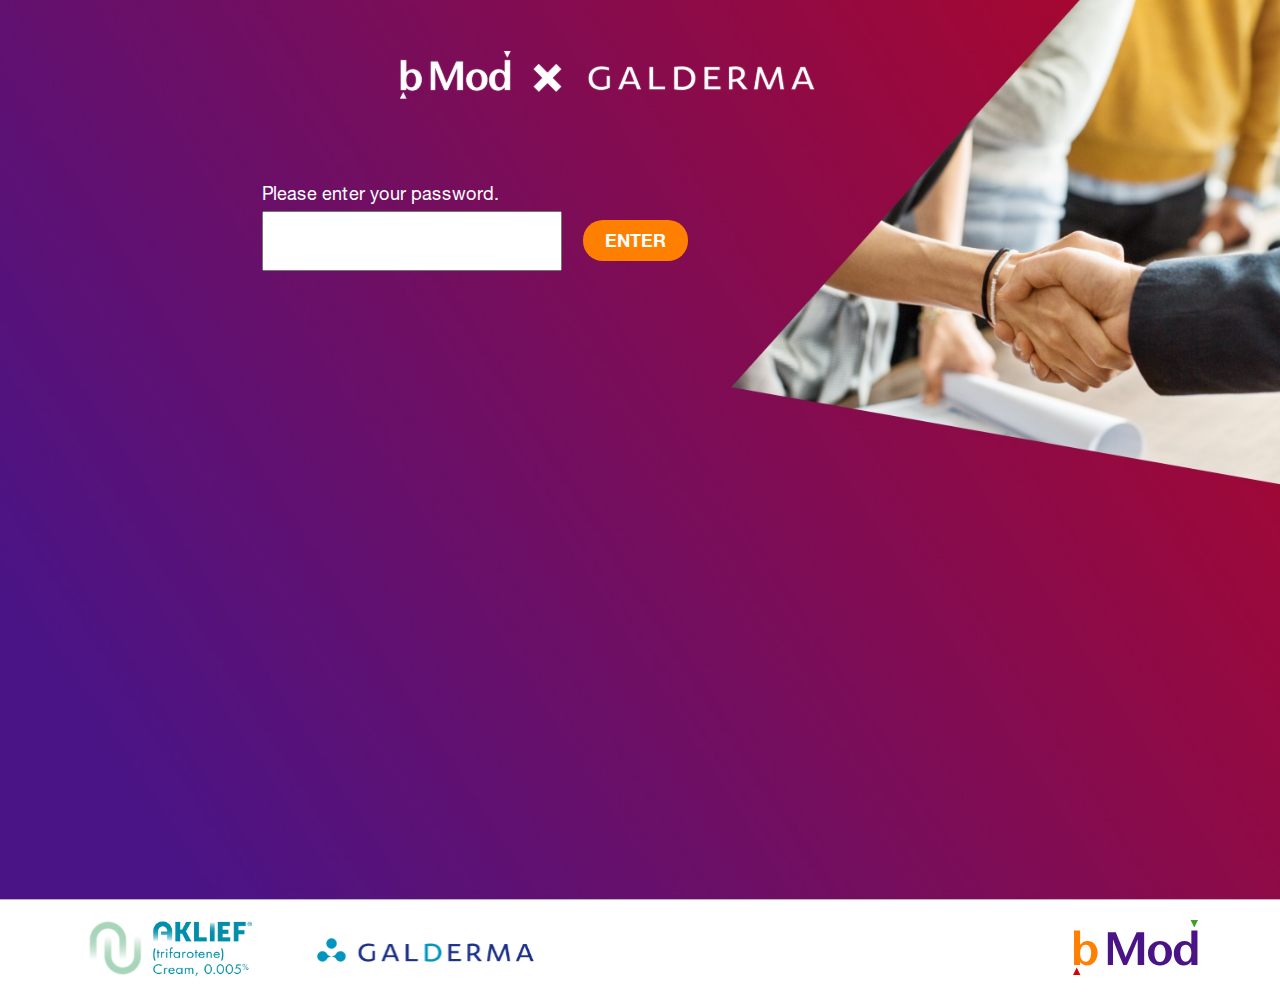
<file: index.html>
<!DOCTYPE html>
<html lang="en">

<head>
    <!-- Meta Tags -->
    <meta charset="UTF-8">
    <meta http-equiv="X-UA-Compatible" content="IE=edge">
    <meta name="viewport" content="width=device-width, initial-scale=1.0">
    <!-- Website Title -->
     <title>Galderma </title>

    <!-- Stylesheets -->
    <link rel="stylesheet" href="assets/css/bootstrap.min.css">
    <!-- <link rel="stylesheet" href="assets/css/magnific-popup.css"> -->
    <link rel="stylesheet" href="assets/css/style.css">
</head>

<body>

    <!-- start Header section -->
    <header>
        <div class="container">
            <a href="index.html" class="logo me-lg-5 pe-3">
                <img src="assets/images/logo.svg" alt="">
            </a>
        </div>
    </header>
    <!-- end Header section -->

    <!-- start Landing Banner section -->
    <section id="landing-banner">
        <div class="container">
            <form class="landing-form">
                <label class="d-block mb-1" for="enter-password">
                    Please enter your password.
                </label>
                <input type="password" id="enter-password">
                <button class="radius-button ms-3">Enter</button>
            </form>
        </div>
    </section>
    <!-- end Landing Banner section -->

    <!-- start Footer section -->
    <footer>
        <div class="container d-md-flex align-items-center">
            <a href="#">
                <img src="assets/images/footer/1.svg" alt="">
            </a>
            <a class="ms-md-5 ps-lg-3" href="#">
                <img src="assets/images/footer/2.svg" alt="">
            </a>
            <a class="ms-auto" href="#">
                <img src="assets/images/footer/3.svg" alt="">
            </a>
        </div>
    </footer>
    <!-- end Footer section -->



    <script src="assets/js/jquery.min.js"></script>
    <script src="assets/js/bootstrap.bundle.min.js"></script>
    <script src="assets/js/jquery.magnific-popup.min.js"></script>

    <script src="assets/js/index.js"></script>

    <script>
    </script>
</body>

</html>
</file>
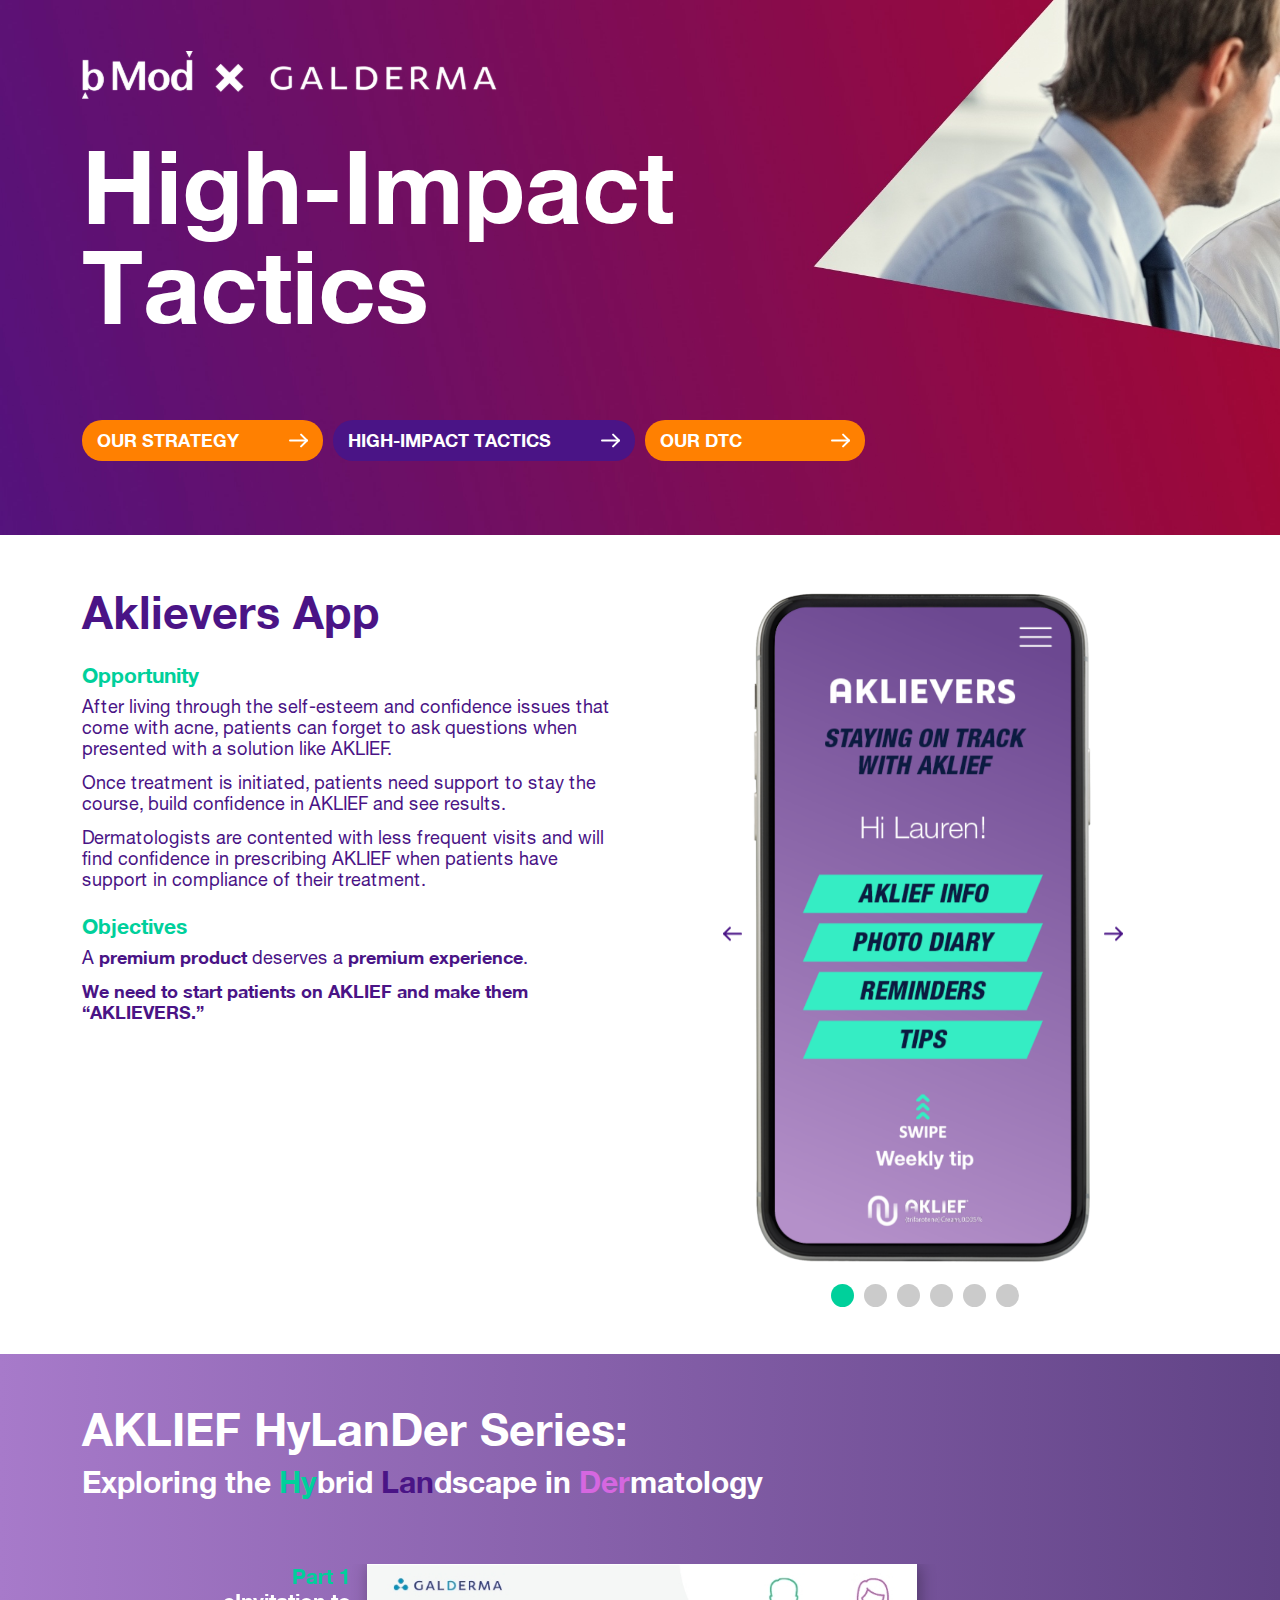
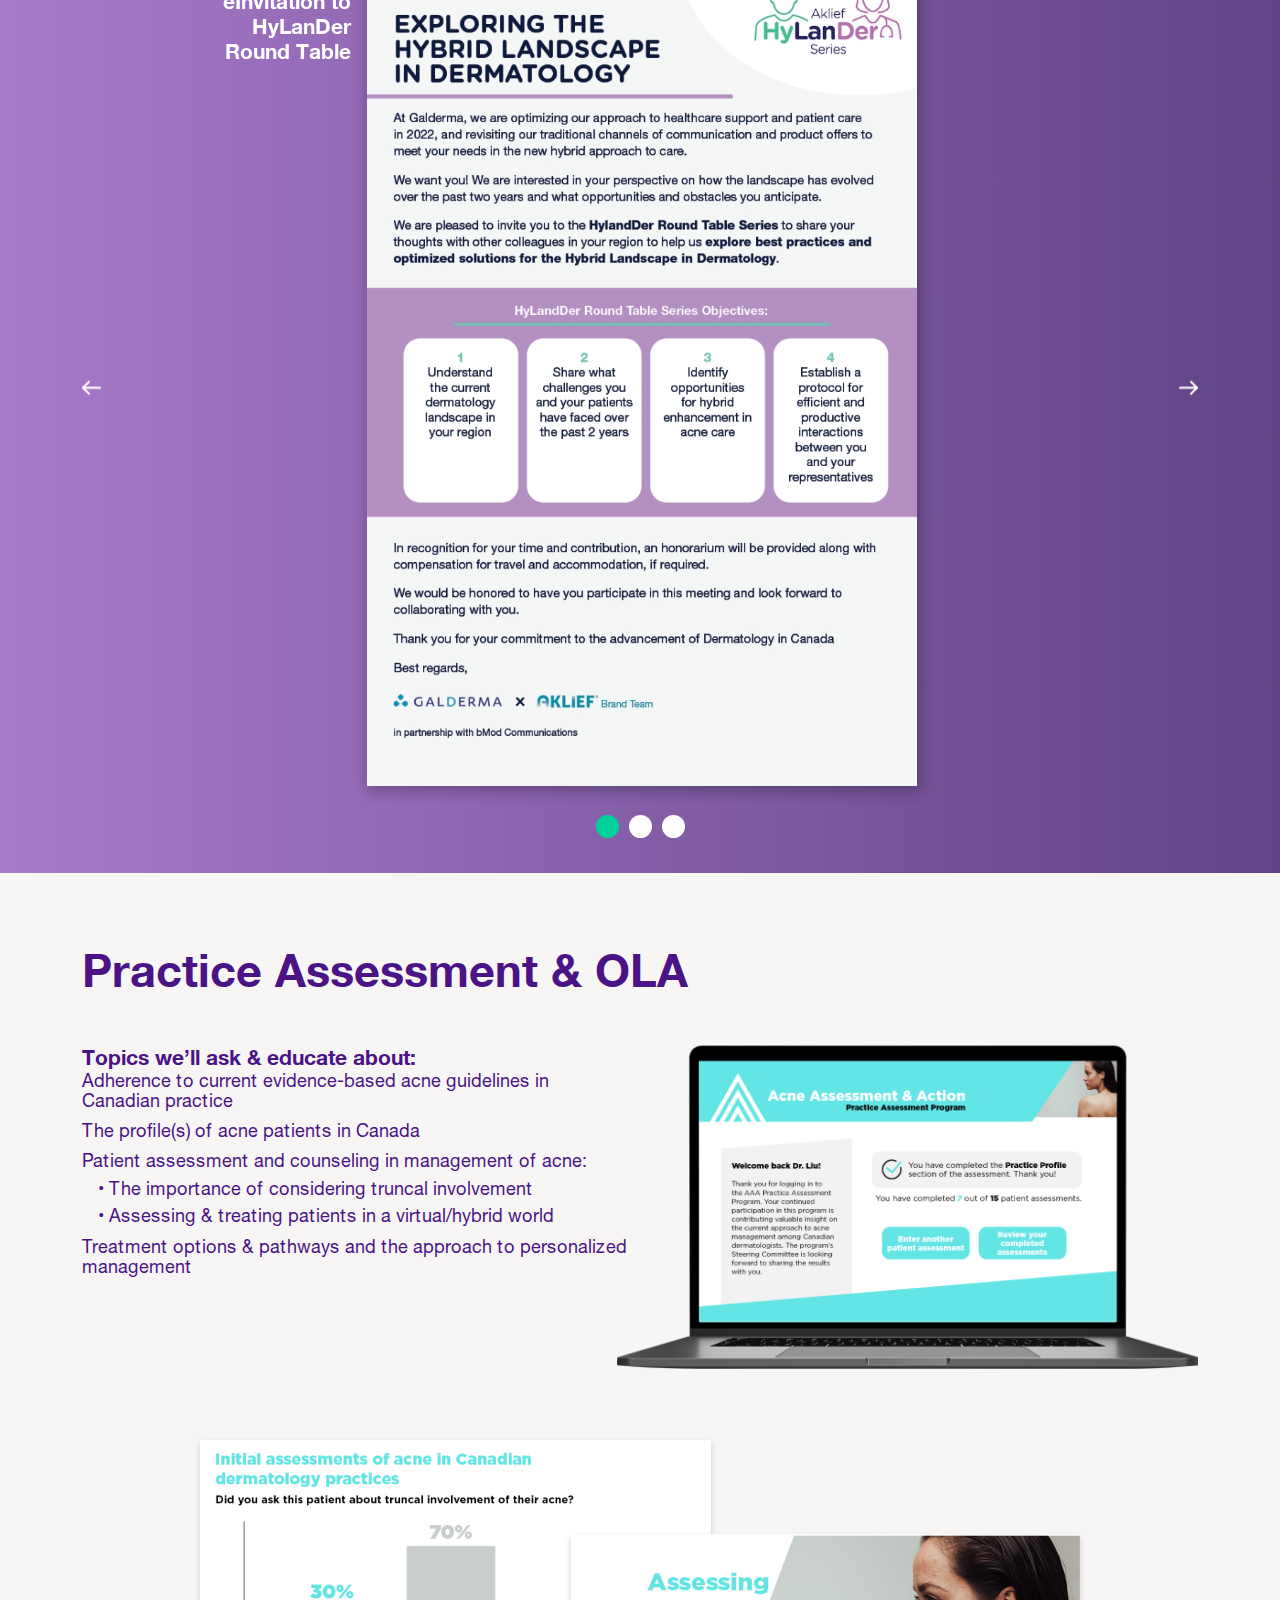
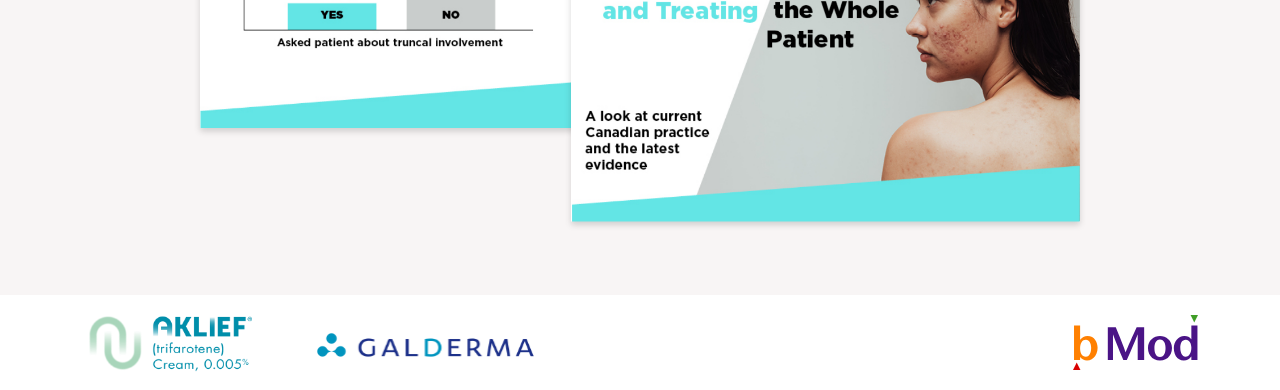
<file: high-impact-tactics.html>
<!DOCTYPE html>
<html lang="en">

<head>
    <!-- Meta Tags -->
    <meta charset="UTF-8">
    <meta http-equiv="X-UA-Compatible" content="IE=edge">
    <meta name="viewport" content="width=device-width, initial-scale=1.0">
    <!-- Website Title -->
     <title>Galderma </title>

    <!-- Stylesheets -->
    <link rel="stylesheet" href="assets/css/bootstrap.min.css">
    <link rel="stylesheet" href="assets/css/owl.carousel.min.css">
    <link rel="stylesheet" href="assets/css/owl.theme.default.min.css">
    <link rel="stylesheet" href="assets/css/style.css">
</head>

<body>

    <!-- start Header section -->
    <header class="page-header">
        <div class="container">
            <img class="d-block d-md-none" src="assets/images/icons/menu.png" alt="">
            <a href="index.html" class="logo">
                <img src="assets/images/logo.svg" alt="">
            </a>
        </div>

        <!-- Mobile Menu -->
        <div class="mobile-fullheight-navbar">
            <button type="button">
                &times;
            </button>
            <div class="menu__content">
                <nav>
                    <ul>
                        <li><a class="radius-button" href="strategy.html">
                                Our Strategy
                                <img src="assets/images/icons/arrow-right.svg" alt="">
                            </a></li>
                        <li class="active"><a class="radius-button" href="high-impact-tactics.html">High-Impact Tactics
                                <img src="assets/images/icons/arrow-right.svg" alt="">
                            </a></li>
                        <li><a class="radius-button" href="our-dtc.html">Our DTC
                                <img src="assets/images/icons/arrow-right.svg" alt="">
                            </a></li>
                        
                    </ul>
                </nav>
            </div>
        </div>
    </header>
    <!-- end Header section -->

    <!-- start Page Banner section -->
    <section id="page-banner" class="hit-bg">
        <div class="container">
            <h2>
                High-Impact <br>
                Tactics
            </h2>
            <div class="banner-links d-none d-md-block">
                <ul>
                    <li><a class="radius-button" href="strategy.html">
                            Our Strategy
                            <img src="assets/images/icons/arrow-right.svg" alt="">
                        </a></li>
                    <li class="active"><a class="radius-button" href="high-impact-tactics.html">High-Impact Tactics
                            <img src="assets/images/icons/arrow-right.svg" alt="">
                        </a></li>
                    <li><a class="radius-button" href="our-dtc.html">Our DTC
                            <img src="assets/images/icons/arrow-right.svg" alt="">
                        </a></li>
                    
                </ul>
            </div>
        </div>
    </section>
    <!-- end Page Banner section -->

    <!-- start High Impact Tactics section -->
    <section id="hit-content">
        <div class="aklievers-app">
            <div class="container">
                <div class="row">
                    <div class="col-lg-6">
                        <div class="aklievers-app-left text-center text-sm-start">
                            <h3 class="common-title mb-4">
                                Aklievers App
                            </h3>
                            <div>
                                <h4>Opportunity</h4>
                                <p>After living through the self-esteem and confidence issues that come with acne,
                                    patients can forget to ask questions when presented with a solution like AKLIEF.</p>
                                <p>Once treatment is initiated, patients need support to stay the course, build
                                    confidence in AKLIEF and see results. </p>
                                <p class="mb-4">Dermatologists are contented with less frequent visits and will find confidence in
                                    prescribing AKLIEF when patients have support in compliance of their treatment.</p>
                            </div>
                            <div>
                                <h4>Objectives </h4>
                                <p>
                                    A <strong>premium product</strong> deserves a <strong>premium experience</strong>.
                                </p>
                                <p>
                                    <strong>
                                        We need to start patients on AKLIEF and make them “AKLIEVERS.”
                                    </strong>
                                </p>
                            </div>
                        </div>
                    </div>
                    <div class="col-lg-6">
                        <div class="mt-4 mt-md-5 mt-lg-0 aklievers-app-sliders owl-carousel">
                            <div>
                                <img src="assets/images/high-impact-tactics/mobile-1.png" alt="">
                            </div>
                            <div>
                                <img src="assets/images/high-impact-tactics/mobile-2.png" alt="">
                            </div>
                            <div>
                                <img src="assets/images/high-impact-tactics/mobile-3.png" alt="">
                            </div>
                            <div>
                                <img src="assets/images/high-impact-tactics/mobile-4.png" alt="">
                            </div>
                            <div>
                                <img src="assets/images/high-impact-tactics/mobile-5.png" alt="">
                            </div>
                            <div>
                                <img src="assets/images/high-impact-tactics/mobile-6.png" alt="">
                            </div>
                        </div>
                    </div>
                </div>
            </div>
        </div>
        <div class="aklief-hylander-series pt-4 pt-lg-5">
            <div class="container">
                <h3 class="common-title text-white text-center text-sm-start">
                    AKLIEF HyLanDer Series:
                </h3>
                <h4 class="text-center pb-3 text-sm-start">
                    Exploring the <span>Hy</span>brid <span>Lan</span>dscape in <span>Der</span>matology
                </h4>
                <div class="mt-4 mt-lg-5 ahs-sliders owl-carousel">
                    <div class="ahs-slider-item d-lg-flex">
                        <h4 class="text-end me-lg-3">
                            <span>
                                Part 1
                            </span>
                            <br>
                            eInvitation to
                            <br> HyLanDer
                            <br>
                            Round Table
                        </h4>
                        <img src="assets/images/high-impact-tactics/1.jpg" alt="">
                    </div>
                    <div class="ahs-slider-item d-lg-flex">
                        <h4 class="text-end me-lg-3">
                            <span>
                                Part 2
                            </span>
                            <br>
                            eInvitation to <br> HyLanDer <br>
                            Round Table
                        </h4>
                        <img src="assets/images/high-impact-tactics/1.jpg" alt="">
                    </div>
                    <div class="ahs-slider-item d-lg-flex">
                        <h4 class="text-end me-lg-3">
                            <span>
                                Part 3
                            </span>
                            <br>
                            eInvitation to <br> HyLanDer <br>
                            Round Table
                        </h4>
                        <img src="assets/images/high-impact-tactics/1.jpg" alt="">
                    </div>
                </div>
            </div>
        </div>
        <div class="practice-assessment">
            <div class="container">
                <h3 class="common-title mb-4 mb-lg-5 text-center text-lg-start">
                    Practice Assessment & OLA
                </h3>
                <div class="row">
                    <div class="col-lg-6">
                        <div class="pa-content text-violet">
                            <h5>
                                Topics we’ll ask & educate about:
                            </h5>
                            <p>
                                Adherence to current evidence-based acne guidelines in Canadian practice
                            </p>
                            <p>

                                The profile(s) of acne patients in Canada
                            </p>
                            <p class="mb-1">
                                Patient assessment and counseling in management of acne:
                            </p>
                            <ul class="ps-3 mb-2">
                                <li>
                                    • The importance of considering truncal involvement
                                </li>
                                <li>• Assessing & treating patients in a virtual/hybrid world</li>
                            </ul>
                            <p>
                                Treatment options & pathways and the approach to personalized management
                            </p>
                        </div>
                    </div>
                    <div class="col-lg-6">
                        <div class="text-center text-lg-start pa-image mt-4 mt-lg-0">
                            <img src="assets/images/high-impact-tactics/aso.png" alt="">
                        </div>
                    </div>
                </div>
                <div class="text-center mt-5 pt-lg-3 last-image">
                    <img src="assets/images/high-impact-tactics/last.png" alt="">
                </div>
            </div>
        </div>
    </section>
    <!-- end High Impact Tactics section -->

    <!-- start Footer section -->
    <footer>
        <div class="container d-md-flex align-items-center">
            <a href="#">
                <img src="assets/images/footer/1.svg" alt="">
            </a>
            <a class="ms-md-5 ps-lg-3" href="#">
                <img src="assets/images/footer/2.svg" alt="">
            </a>
            <a class="ms-auto" href="#">
                <img src="assets/images/footer/3.svg" alt="">
            </a>
        </div>
    </footer>
    <!-- end Footer section -->



    <script src="assets/js/jquery.min.js"></script>
    <script src="assets/js/bootstrap.bundle.min.js"></script>
    <script src="assets/js/owl.carousel.min.js"></script>

    <script src="assets/js/index.js"></script>

    <script>
    </script>
</body>

</html>
</file>
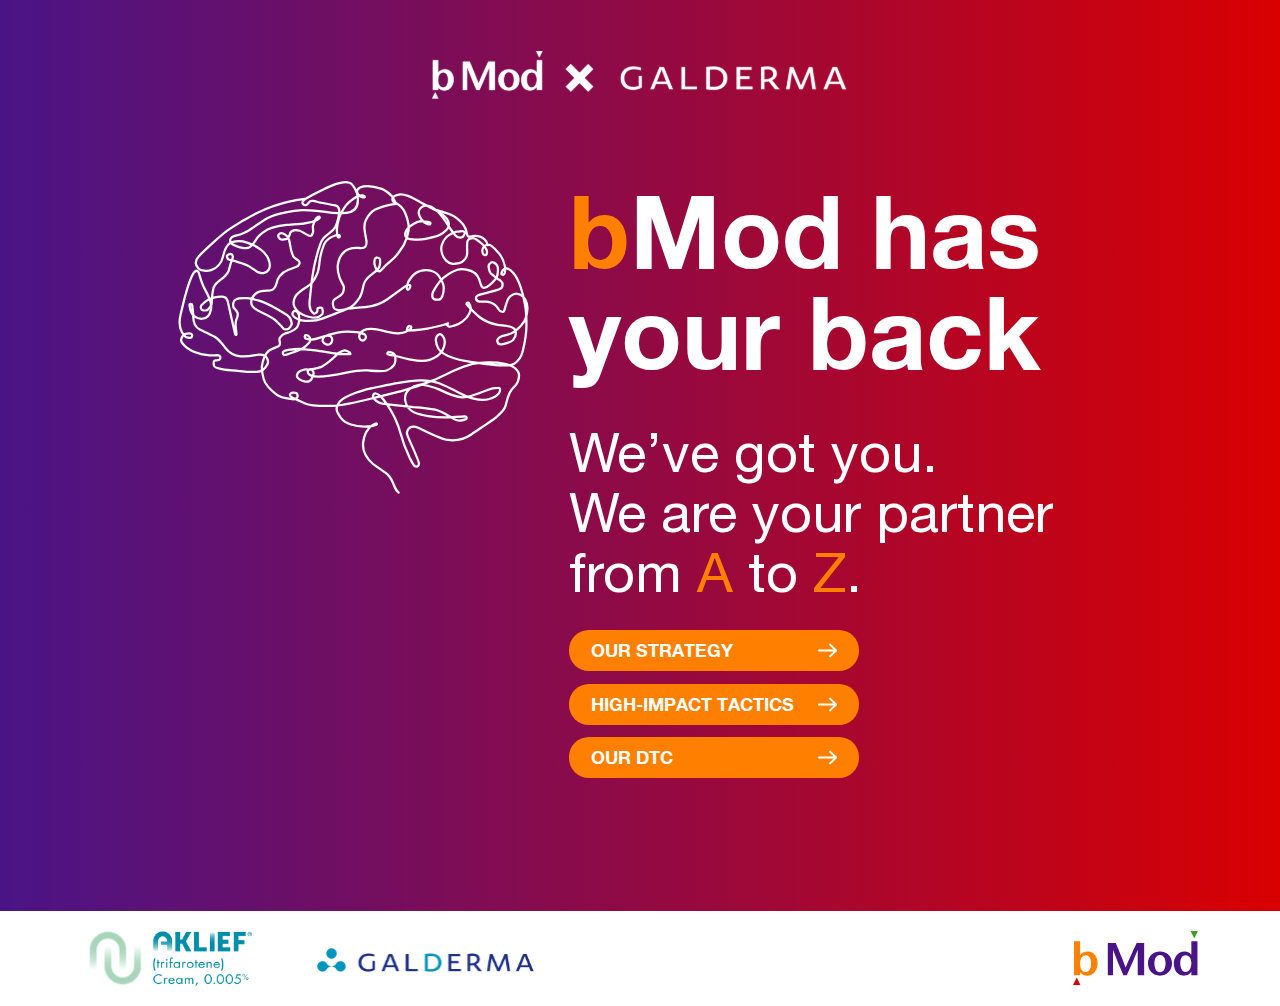
<file: home.html>
<!DOCTYPE html>
<html lang="en">

<head>
    <!-- Meta Tags -->
    <meta charset="UTF-8">
    <meta http-equiv="X-UA-Compatible" content="IE=edge">
    <meta name="viewport" content="width=device-width, initial-scale=1.0">
    <!-- Website Title -->
     <title>Galderma </title>

    <!-- Stylesheets -->
    <link rel="stylesheet" href="assets/css/bootstrap.min.css">
    <!-- <link rel="stylesheet" href="assets/css/magnific-popup.css"> -->
    <link rel="stylesheet" href="assets/css/style.css">
</head>

<body>

    <!-- start Header section -->
    <header>
        <div class="container">
            <a href="index.html" class="logo">
                <img src="assets/images/logo.svg" alt="">
            </a>
        </div>
    </header>
    <!-- end Header section -->

    <!-- start Home Banner section -->
    <section id="landing-banner" class="home-landing">
        <div class="container">
            <div class="row">
                <div class="col-lg-5">
                    <div class="pe-lg-3 px-4 pe-lg-0">
                        <img class="d-block mx-auto mb-4 mb-lg-0" src="assets/images/home/memory.svg" alt="">
                    </div>
                </div>
                <div class="col-lg-7">
                    <div>
                        <h2 class="font-weight-bold text-center text-sm-start">
                            <strong>
                                <span class="text-orange">b</span>Mod has <br>
                                your back
                            </strong>
                        </h2>
                        <p class="my-4 py-1 pt-3 text-center text-sm-start">
                            We’ve got you. <br>
                            We are your partner <br> from <span class="text-orange">A</span> to <span
                                class="text-orange">Z</span>.
                        </p>
                        <div class="orange-buttons">
                            <a href="strategy.html" class="radius-button">
                                Our Strategy
                                <img src="assets/images/icons/arrow-right.svg" alt="">
                            </a>
                            <a href="high-impact-tactics.html" class="radius-button">
                                High-Impact Tactics
                                <img src="assets/images/icons/arrow-right.svg" alt="">
                            </a>
                            <a href="our-dtc.html" class="radius-button">
                                Our DTC
                                <img src="assets/images/icons/arrow-right.svg" alt="">
                            </a>
                            
                        </div>
                    </div>
                </div>
            </div>
        </div>
    </section>
    <!-- end Home Banner section -->

    <!-- start Footer section -->
    <footer>
        <div class="container d-md-flex align-items-center">
            <a href="#">
                <img src="assets/images/footer/1.svg" alt="">
            </a>
            <a class="ms-md-5 ps-lg-3" href="#">
                <img src="assets/images/footer/2.svg" alt="">
            </a>
            <a class="ms-auto" href="#">
                <img src="assets/images/footer/3.svg" alt="">
            </a>
        </div>
    </footer>
    <!-- end Footer section -->



    <script src="assets/js/jquery.min.js"></script>
    <script src="assets/js/bootstrap.bundle.min.js"></script>
    <script src="assets/js/jquery.magnific-popup.min.js"></script>

    <script src="assets/js/index.js"></script>

    <script>
    </script>
</body>

</html>
</file>
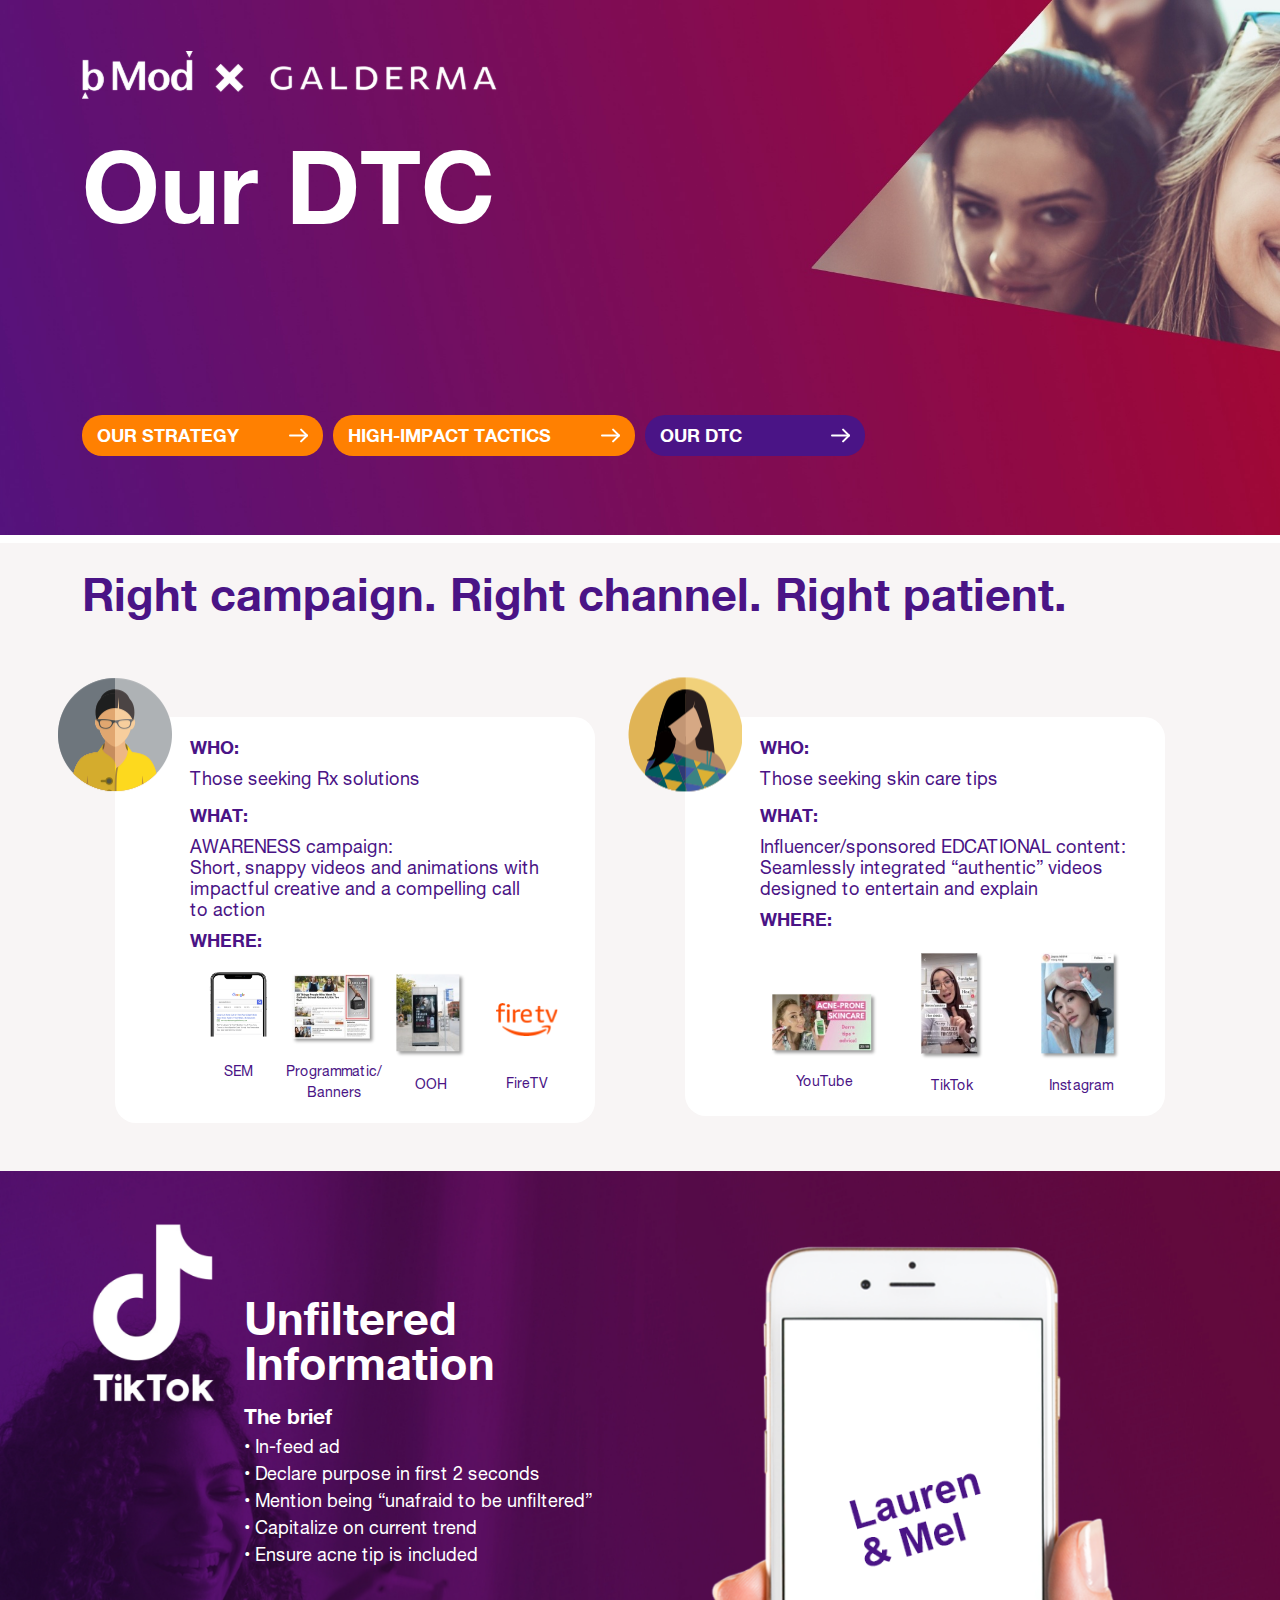
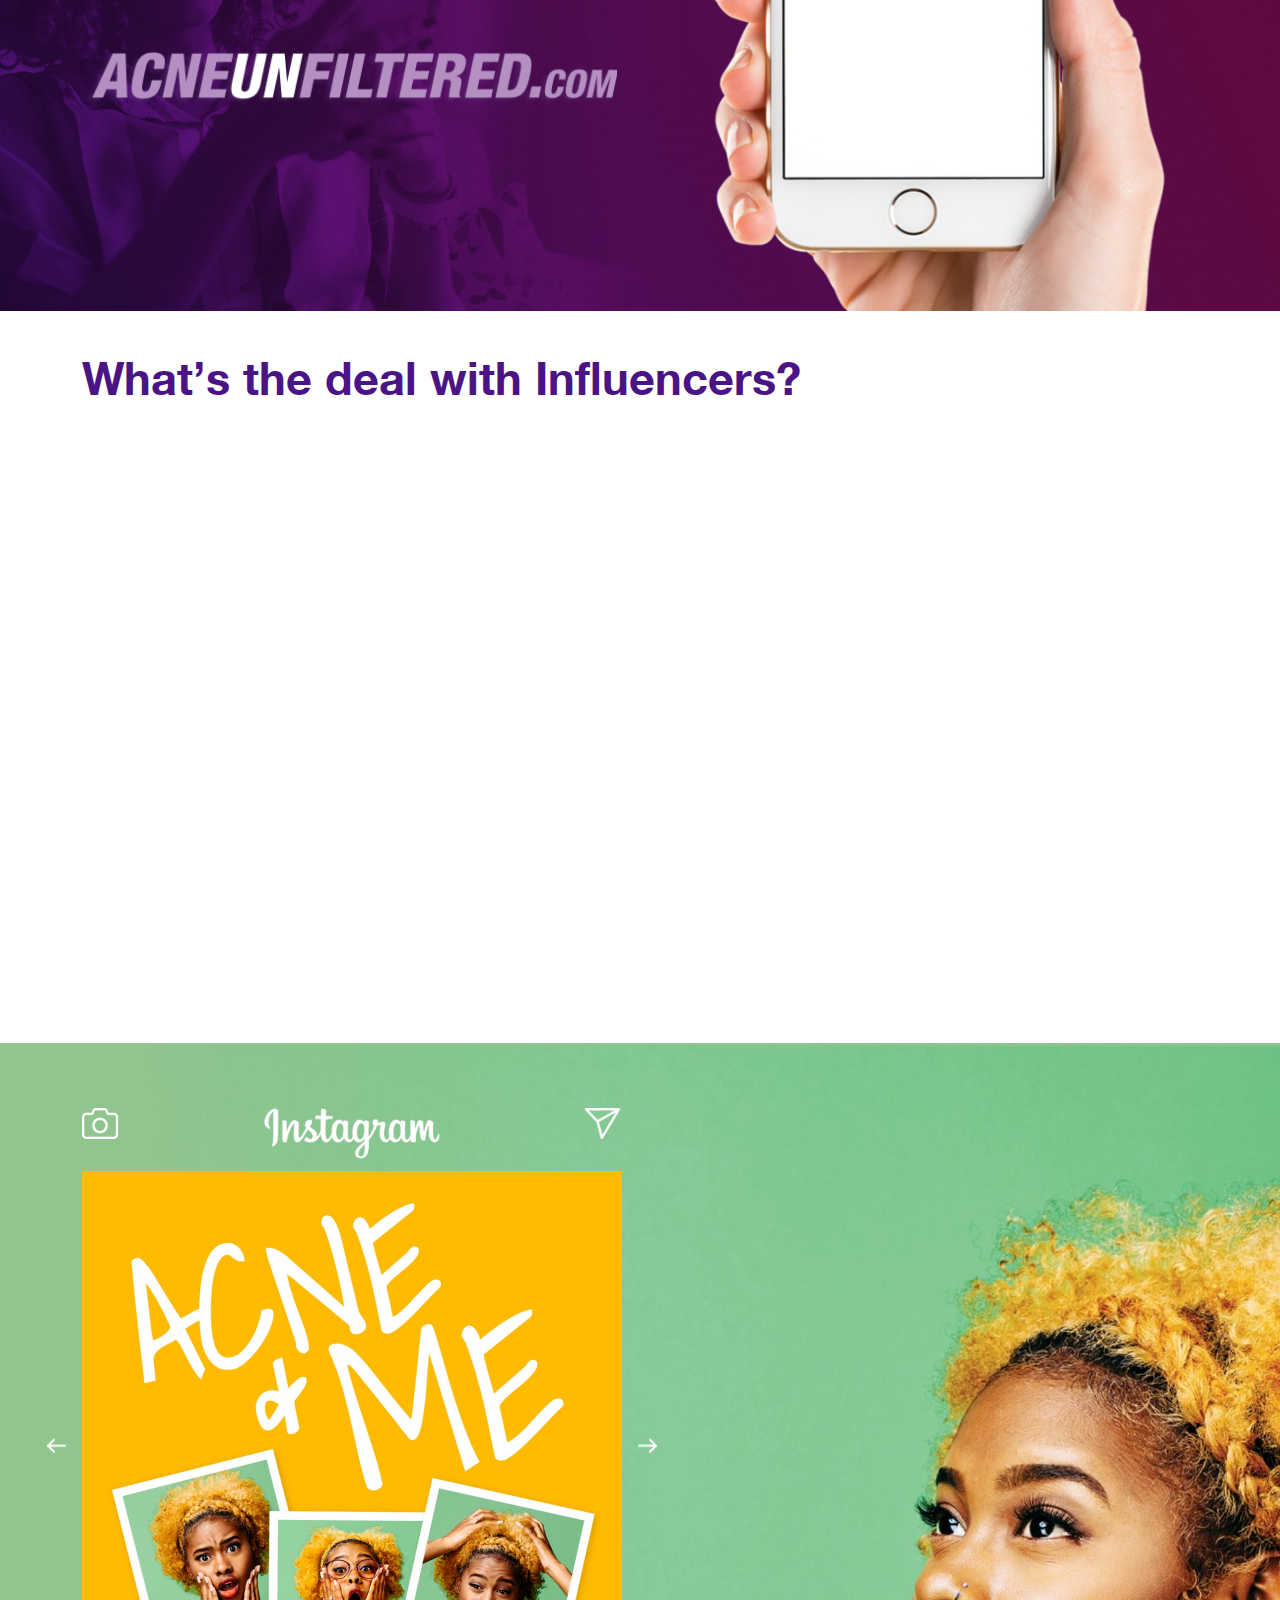
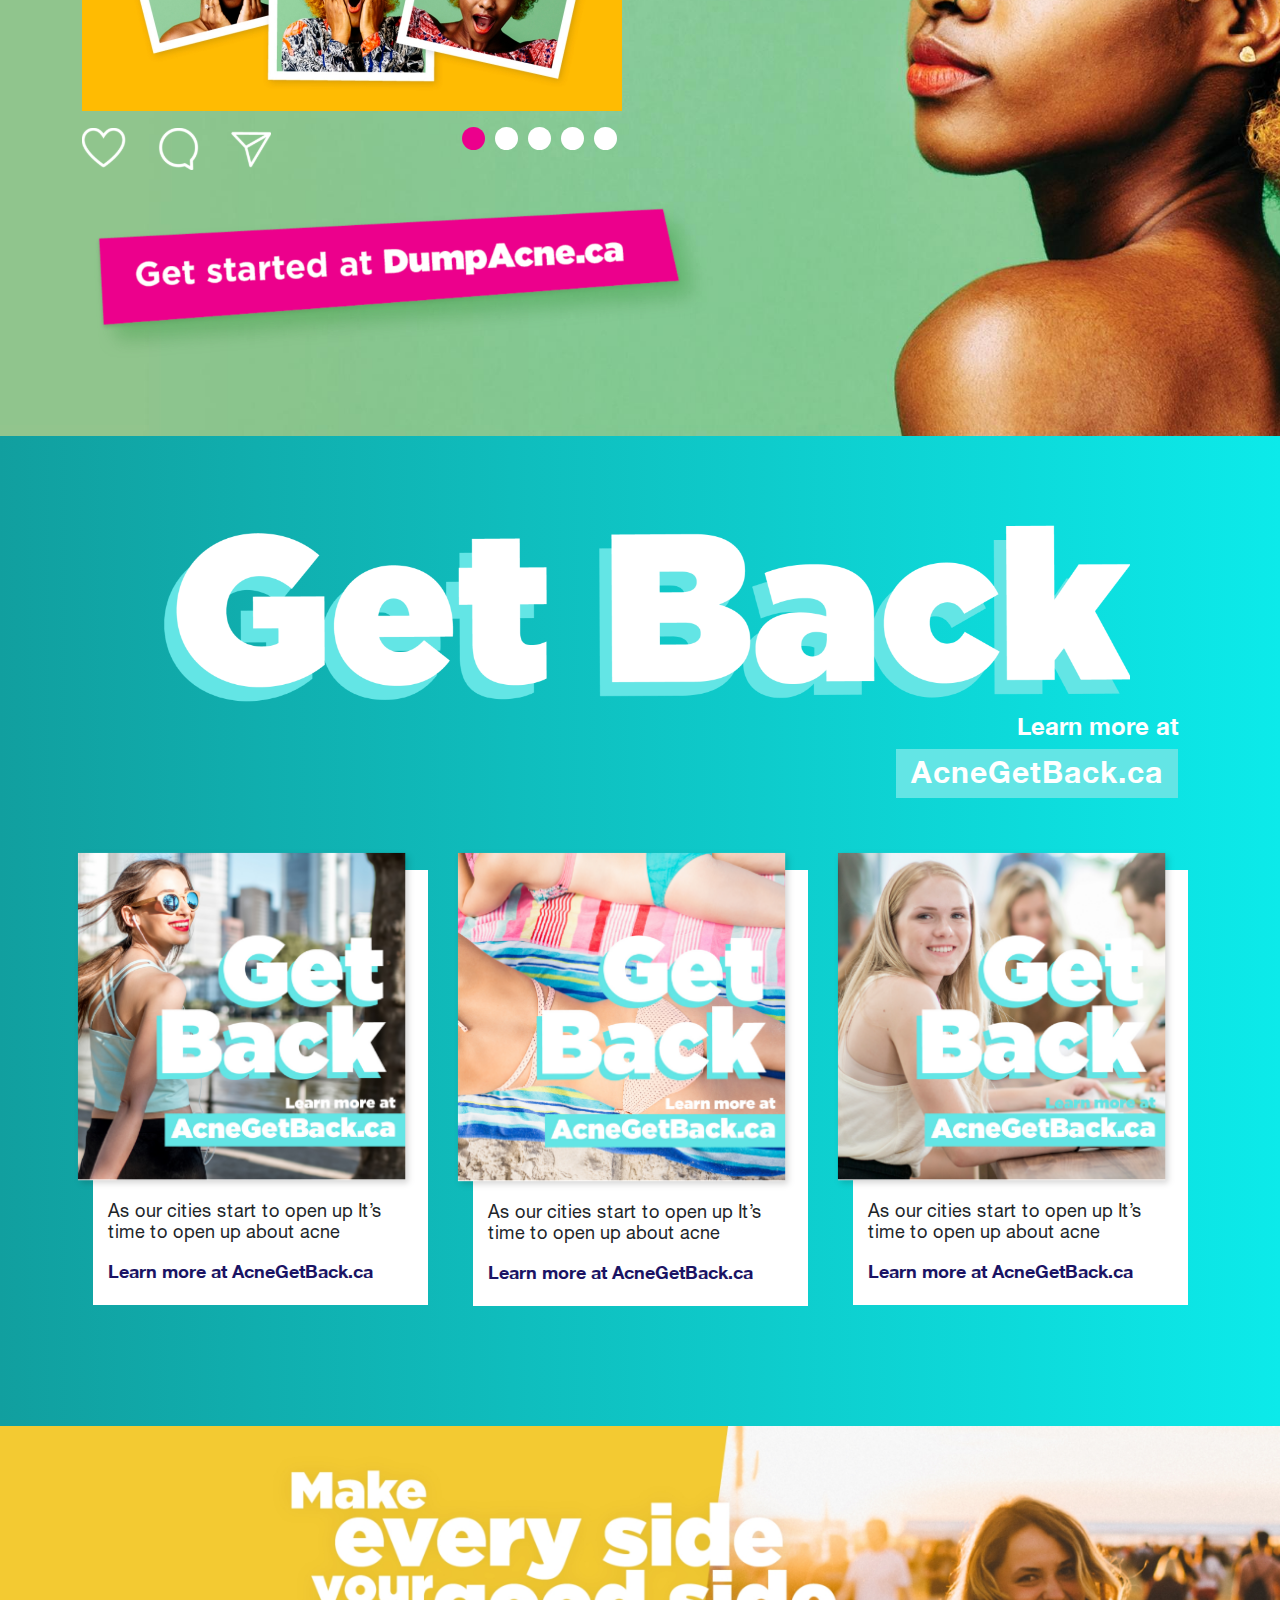
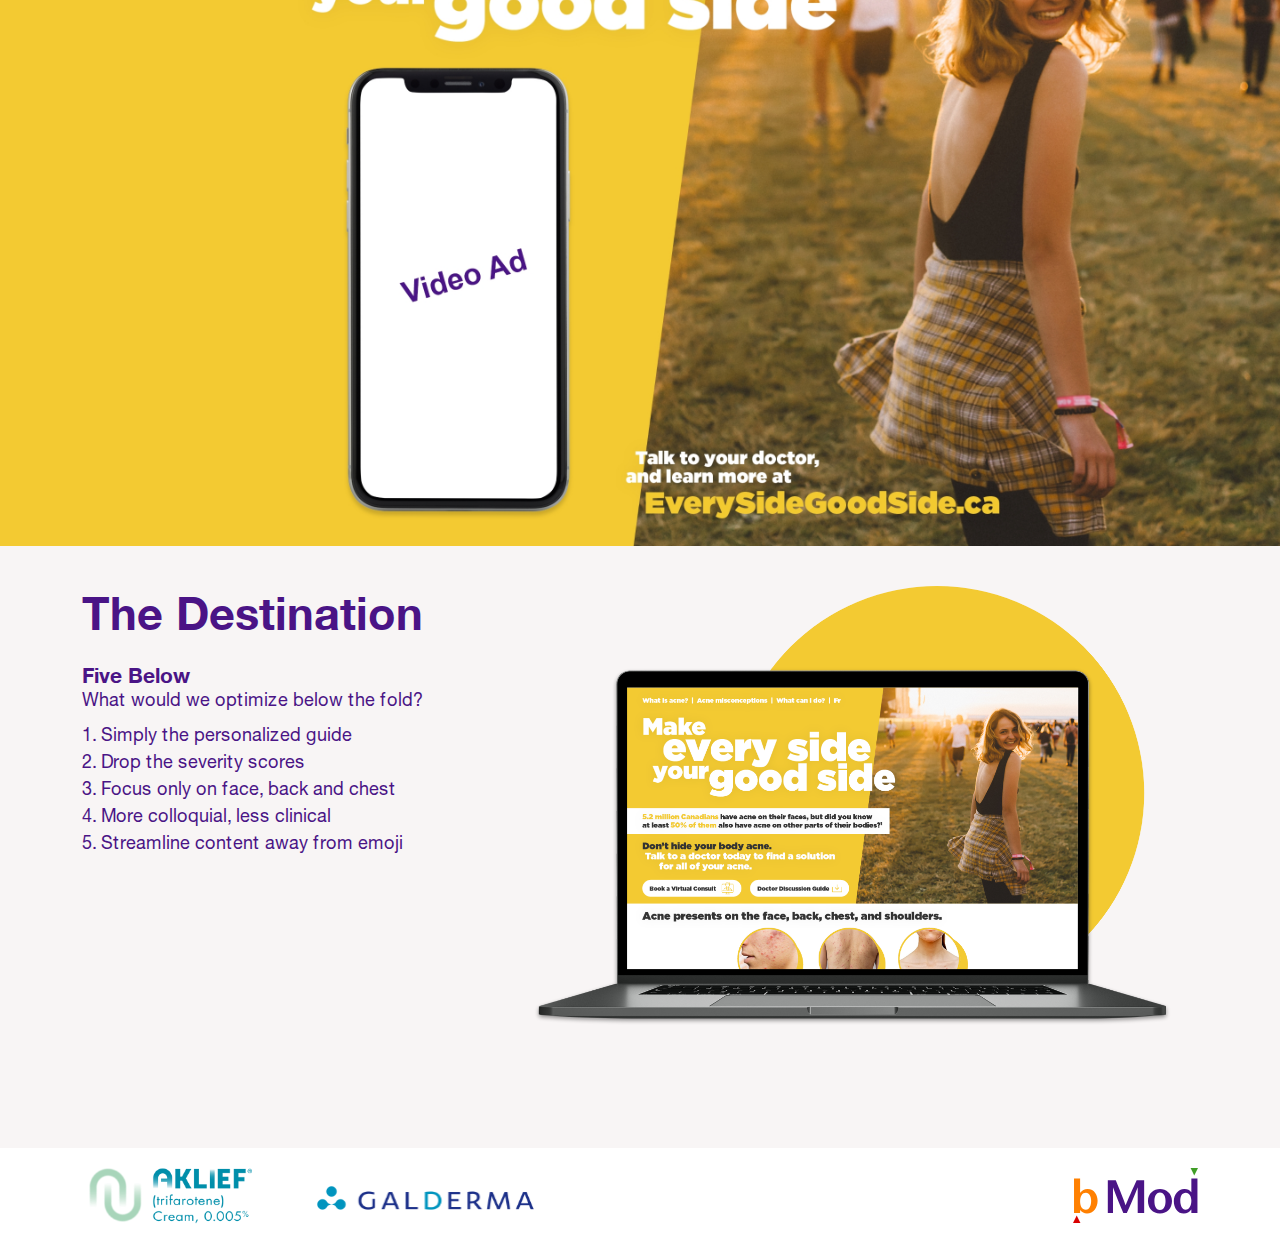
<file: our-dtc.html>
<!DOCTYPE html>
<html lang="en">

<head>
    <!-- Meta Tags -->
    <meta charset="UTF-8">
    <meta http-equiv="X-UA-Compatible" content="IE=edge">
    <meta name="viewport" content="width=device-width, initial-scale=1.0">
    <!-- Website Title -->
     <title>Galderma </title>

    <!-- Stylesheets -->
    <link rel="stylesheet" href="assets/css/bootstrap.min.css">
    <link rel="stylesheet" href="assets/css/owl.carousel.min.css">
    <link rel="stylesheet" href="assets/css/owl.theme.default.min.css">
    <link rel="stylesheet" href="assets/css/style.css">
</head>

<body>

    <!-- start Header section -->
    <header class="page-header">
        <div class="container">
            <img class="d-block d-md-none" src="assets/images/icons/menu.png" alt="">
            <a href="index.html" class="logo">
                <img src="assets/images/logo.svg" alt="">
            </a>
        </div>

        <!-- Mobile Menu -->
        <div class="mobile-fullheight-navbar">
            <button type="button">
                &times;
            </button>
            <div class="menu__content">
                <nav>
                    <ul>
                        <li><a class="radius-button" href="strategy.html">
                                Our Strategy
                                <img src="assets/images/icons/arrow-right.svg" alt="">
                            </a></li>
                        <li><a class="radius-button" href="high-impact-tactics.html">High-Impact Tactics
                                <img src="assets/images/icons/arrow-right.svg" alt="">
                            </a></li>
                        <li class="active"><a class="radius-button" href="our-dtc.html">Our DTC
                                <img src="assets/images/icons/arrow-right.svg" alt="">
                            </a></li>
                        
                    </ul>
                </nav>
            </div>
        </div>
    </header>
    <!-- end Header section -->

    <!-- start Page Banner section -->
    <section id="page-banner" class="dtc-bg">
        <div class="container">
            <h2>
                Our DTC
            </h2>
            <div class="banner-links d-none d-md-block">
                <ul>
                    <li><a class="radius-button" href="strategy.html">
                            Our Strategy
                            <img src="assets/images/icons/arrow-right.svg" alt="">
                        </a></li>
                    <li><a class="radius-button" href="high-impact-tactics.html">High-Impact Tactics
                            <img src="assets/images/icons/arrow-right.svg" alt="">
                        </a></li>
                    <li class="active"><a class="radius-button" href="our-dtc.html">Our DTC
                            <img src="assets/images/icons/arrow-right.svg" alt="">
                        </a></li>
                    
                </ul>
            </div>
        </div>
    </section>
    <!-- end Page Banner section -->

    <!-- start Our DTC section -->
    <section id="our-dtc-content">
        <div class="right-campaign pt-4 mt-2 pb-5">
            <div class="container">
                <h3 class="common-title pb-5 mb-5 text-center text-xl-start">
                    Right campaign. Right channel. Right patient.
                </h3>
                <div class="row">
                    <div class="col-xl-6">
                        <div class="rc-item">
                            <img src="assets/images/our-dtc/user-1.png" alt="">
                            <div class="text-violet">
                                <p class="text-uppercase">
                                    <strong>
                                        who:
                                    </strong>
                                </p>
                                <p class="mb-3">
                                    Those seeking Rx solutions
                                </p>
                                <p class="text-uppercase">
                                    <strong>
                                        what:
                                    </strong>
                                </p>
                                <p class="mb-0">
                                    AWARENESS campaign:
                                </p>
                                <p>
                                    Short, snappy videos and animations with impactful creative and a compelling call
                                    to action
                                </p>
                                <p class="text-uppercase mb-4 pb-lg-2">
                                    <strong>
                                        where:
                                    </strong>
                                </p>
                                <div class="d-flex where-items">
                                    <a href="#">
                                        <img src="assets/images/our-dtc/1.png" alt="">
                                        <span>
                                            SEM
                                        </span>
                                    </a>
                                    <a href="#">
                                        <img src="assets/images/our-dtc/2.png" alt="">
                                        <span>
                                            Programmatic/
                                            <br>
                                            Banners
                                        </span>
                                    </a>
                                    <a href="#">
                                        <img src="assets/images/our-dtc/3.png" alt="">
                                        <span>
                                            OOH
                                        </span>
                                    </a>
                                    <a href="#">
                                        <img src="assets/images/our-dtc/4.png" alt="">
                                        <span>
                                            FireTV
                                        </span>
                                    </a>
                                </div>
                            </div>
                        </div>
                    </div>
                    <div class="col-xl-6">
                        <div class="rc-item">
                            <img src="assets/images/our-dtc/user-2.png" alt="">
                            <div class="text-violet">
                                <p class="text-uppercase">
                                    <strong>
                                        who:
                                    </strong>
                                </p>
                                <p class="mb-3">
                                    Those seeking skin care tips
                                </p>
                                <p class="text-uppercase">
                                    <strong>
                                        what:
                                    </strong>
                                </p>
                                <p>
                                    Influencer/sponsored EDCATIONAL content: Seamlessly integrated “authentic” videos
                                    designed to entertain and explain
                                </p>
                                <p class="text-uppercase mb-4 pb-lg-2">
                                    <strong>
                                        where:
                                    </strong>
                                </p>
                                <div class="d-flex where-items">
                                    <a href="#">
                                        <img src="assets/images/our-dtc/5.png" alt="">
                                        <span>
                                            YouTube
                                        </span>
                                    </a>
                                    <a href="#">
                                        <img src="assets/images/our-dtc/6.png" alt="">
                                        <span>
                                            TikTok
                                        </span>
                                    </a>
                                    <a href="#">
                                        <img src="assets/images/our-dtc/7.png" alt="">
                                        <span>
                                            Instagram
                                        </span>
                                    </a>
                                </div>
                            </div>
                        </div>
                    </div>
                </div>
            </div>
        </div>
        <div class="tiktok">
            <div class="container">
                <div class="row">
                    <div class="col-lg-6">
                        <div>
                            <div class="text-center text-lg-start d-lg-flex align-items-start">
                                <img class="me-lg-4 tiktok-img" src="assets/images/our-dtc/tiktok.png" alt="">
                                <div class="text-white">
                                    <h3 class="common-title text-white">
                                        Unfiltered
                                        <br>
                                        Information
                                    </h3>
                                    <ul class="text-start">
                                        <li>The brief</li>
                                        <li>• In-feed ad</li>
                                        <li>• Declare purpose in first 2 seconds</li>
                                        <li>• Mention being “unafraid to be unfiltered”</li>
                                        <li>• Capitalize on current trend</li>
                                        <li>• Ensure acne tip is included</li>
                                    </ul>
                                </div>
                            </div>
                            <a href="#">
                                <img src="assets/images/our-dtc/url.png" alt="">
                            </a>
                        </div>
                    </div>
                    <div class="col-lg-6">
                        <div class="text-center">
                            <img src="assets/images/our-dtc/mobile.png" alt="">
                        </div>
                    </div>
                </div>
            </div>
        </div>
        <div class="deal-with-influencers py-4 my-lg-3">
            <div class="container">
                <h3 class="common-title">
                    What’s the deal with Influencers?
                </h3>
            </div>
        </div>
        <div class="dtc-slider-wrapper">
            <div class="container">
                <div class="row">
                    <div class="col-lg-7">
                        <div class="ds-left">
                            <div class="mb-2 pb-1">
                                <img src="assets/images/our-dtc/slider-top-icon.svg" alt="">
                            </div>
                            <div class="dtc-slider-items owl-carousel">
                                <div class="dtc-slider-item">
                                    <img src="assets/images/our-dtc/dtc-slider-1.jpg" alt="">
                                </div>
                                <div class="dtc-slider-item">
                                    <img src="assets/images/our-dtc/dtc-slider-2.jpg" alt="">
                                </div>
                                <div class="dtc-slider-item">
                                    <img src="assets/images/our-dtc/dtc-slider-3.jpg" alt="">
                                </div>
                                <div class="dtc-slider-item">
                                    <img src="assets/images/our-dtc/dtc-slider-4.jpg" alt="">
                                </div>
                                <div class="dtc-slider-item">
                                    <img src="assets/images/our-dtc/dtc-slider-5.jpg" alt="">
                                </div>
                            </div>
                            <div class="mt-3 slider-bottom-icon">
                                <img src="assets/images/our-dtc/slider-bottom-icon.svg" alt="">
                            </div>
                            
                            <a href="https://dumpacne.ca" class="mt-4">
                                <img src="assets/images/high-impact-tactics/url.png" alt="">
                            </a>
                        </div>
                    </div>
                </div>
            </div>
        </div>
        <div class="get-back">
            <div class="container">
                <div class="text-center">
                    <img src="assets/images/our-dtc/get-back.png" alt="">
                </div>
                <h4 class="text-white text-end">Learn more at</h4>
                <h3 class="text-end"><a class="text-white" href="#">AcneGetBack.ca</a></h3>
                <div class="gb-items row mt-5 pt-md-4">
                    <div class="col-lg-4">
                        <div class="gb-item">
                            <img src="assets/images/our-dtc/get-back1.png" alt="">
                            <p>
                                As our cities start to open up
                                It’s time to open up about acne
                            </p>
                            <a href="#">
                                Learn more at AcneGetBack.ca
                            </a>
                        </div>
                    </div>
                    <div class="col-lg-4">
                        <div class="gb-item">
                            <img src="assets/images/our-dtc/get-back2.png" alt="">
                            <p>
                                As our cities start to open up
                                It’s time to open up about acne
                            </p>
                            <a href="#">
                                Learn more at AcneGetBack.ca
                            </a>
                        </div>
                    </div>
                    <div class="col-lg-4">
                        <div class="gb-item">
                            <img src="assets/images/our-dtc/get-back3.png" alt="">
                            <p>
                                As our cities start to open up
                                It’s time to open up about acne
                            </p>
                            <a href="#">
                                Learn more at AcneGetBack.ca
                            </a>
                        </div>
                    </div>
                </div>
            </div>
        </div>
        <div class="video-ad">
            <img class="d-none d-sm-inline-block" src="assets/images/our-dtc/video-ad.jpg" alt="">
            <img class="d-sm-none" src="assets/images/our-dtc/video-mobile-ad.png" alt="">
        </div>
        <div class="the-destination">
            <div class="container">
                <div class="row">
                    <div class="col-lg-5">
                        <div class="td-left">
                            <h3 class="common-title">
                                The Destination
                            </h3>
                            <p class="mb-2">
                                <strong>Five Below</strong>
                                <span class="d-block">
                                    What would we optimize below the fold?
                                </span>
                            </p>
                            <ul>
                                <li>
                                    1. Simply the personalized guide
                                </li>
                                <li>2. Drop the severity scores</li>
                                <li>3. Focus only on face, back and chest</li>
                                <li>4. More colloquial, less clinical</li>
                                <li>5. Streamline content away from emoji</li>
                            </ul>
                        </div>
                    </div>
                    <div class="col-lg-7">
                        <div class="tdr-image">
                            <img src="assets/images/our-dtc/desktop.png" alt="">
                        </div>
                    </div>
                </div>
            </div>
        </div>
    </section>
    <!-- end Our DTC section -->

    <!-- start Footer section -->
    <footer>
        <div class="container d-md-flex align-items-center">
            <a href="#">
                <img src="assets/images/footer/1.svg" alt="">
            </a>
            <a class="ms-md-5 ps-lg-3" href="#">
                <img src="assets/images/footer/2.svg" alt="">
            </a>
            <a class="ms-auto" href="#">
                <img src="assets/images/footer/3.svg" alt="">
            </a>
        </div>
    </footer>
    <!-- end Footer section -->



    <script src="assets/js/jquery.min.js"></script>
    <script src="assets/js/bootstrap.bundle.min.js"></script>
    <script src="assets/js/owl.carousel.min.js"></script>

    <script src="assets/js/index.js"></script>

    <script>
    </script>
</body>

</html>
</file>
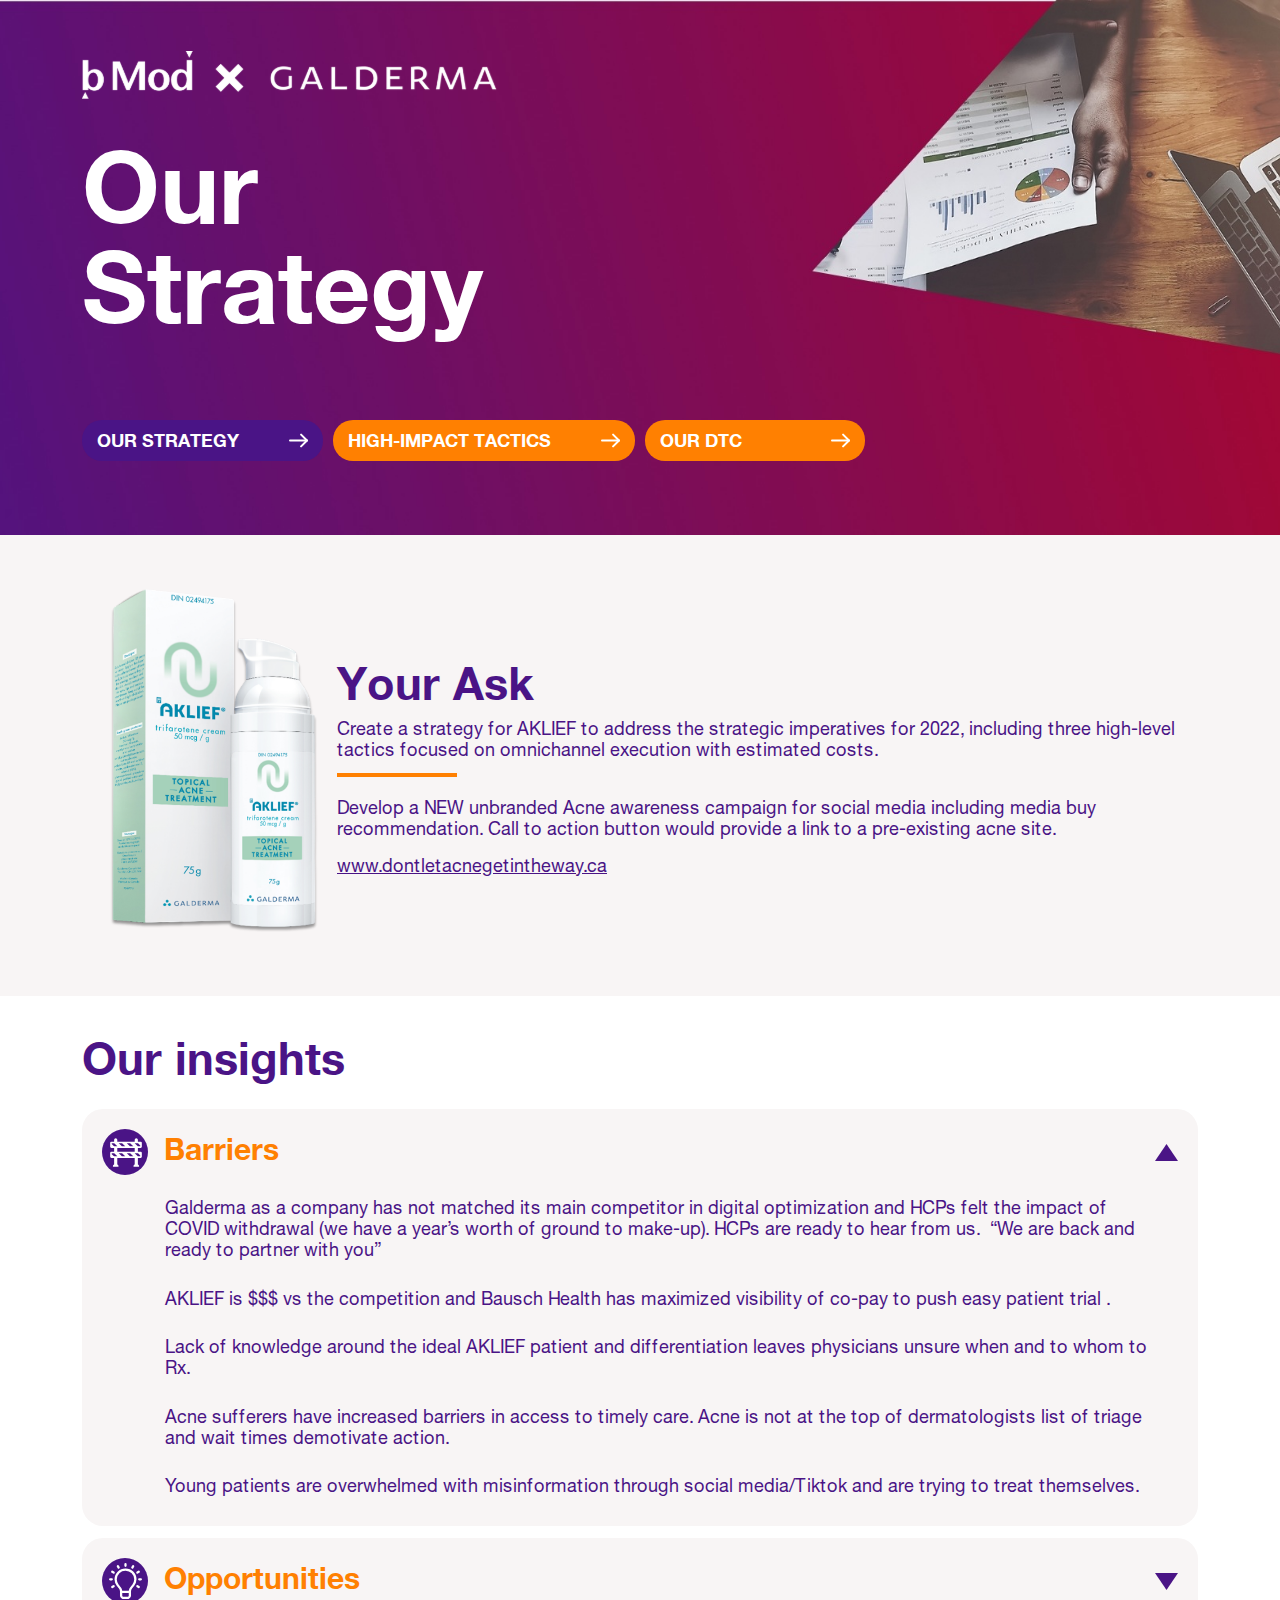
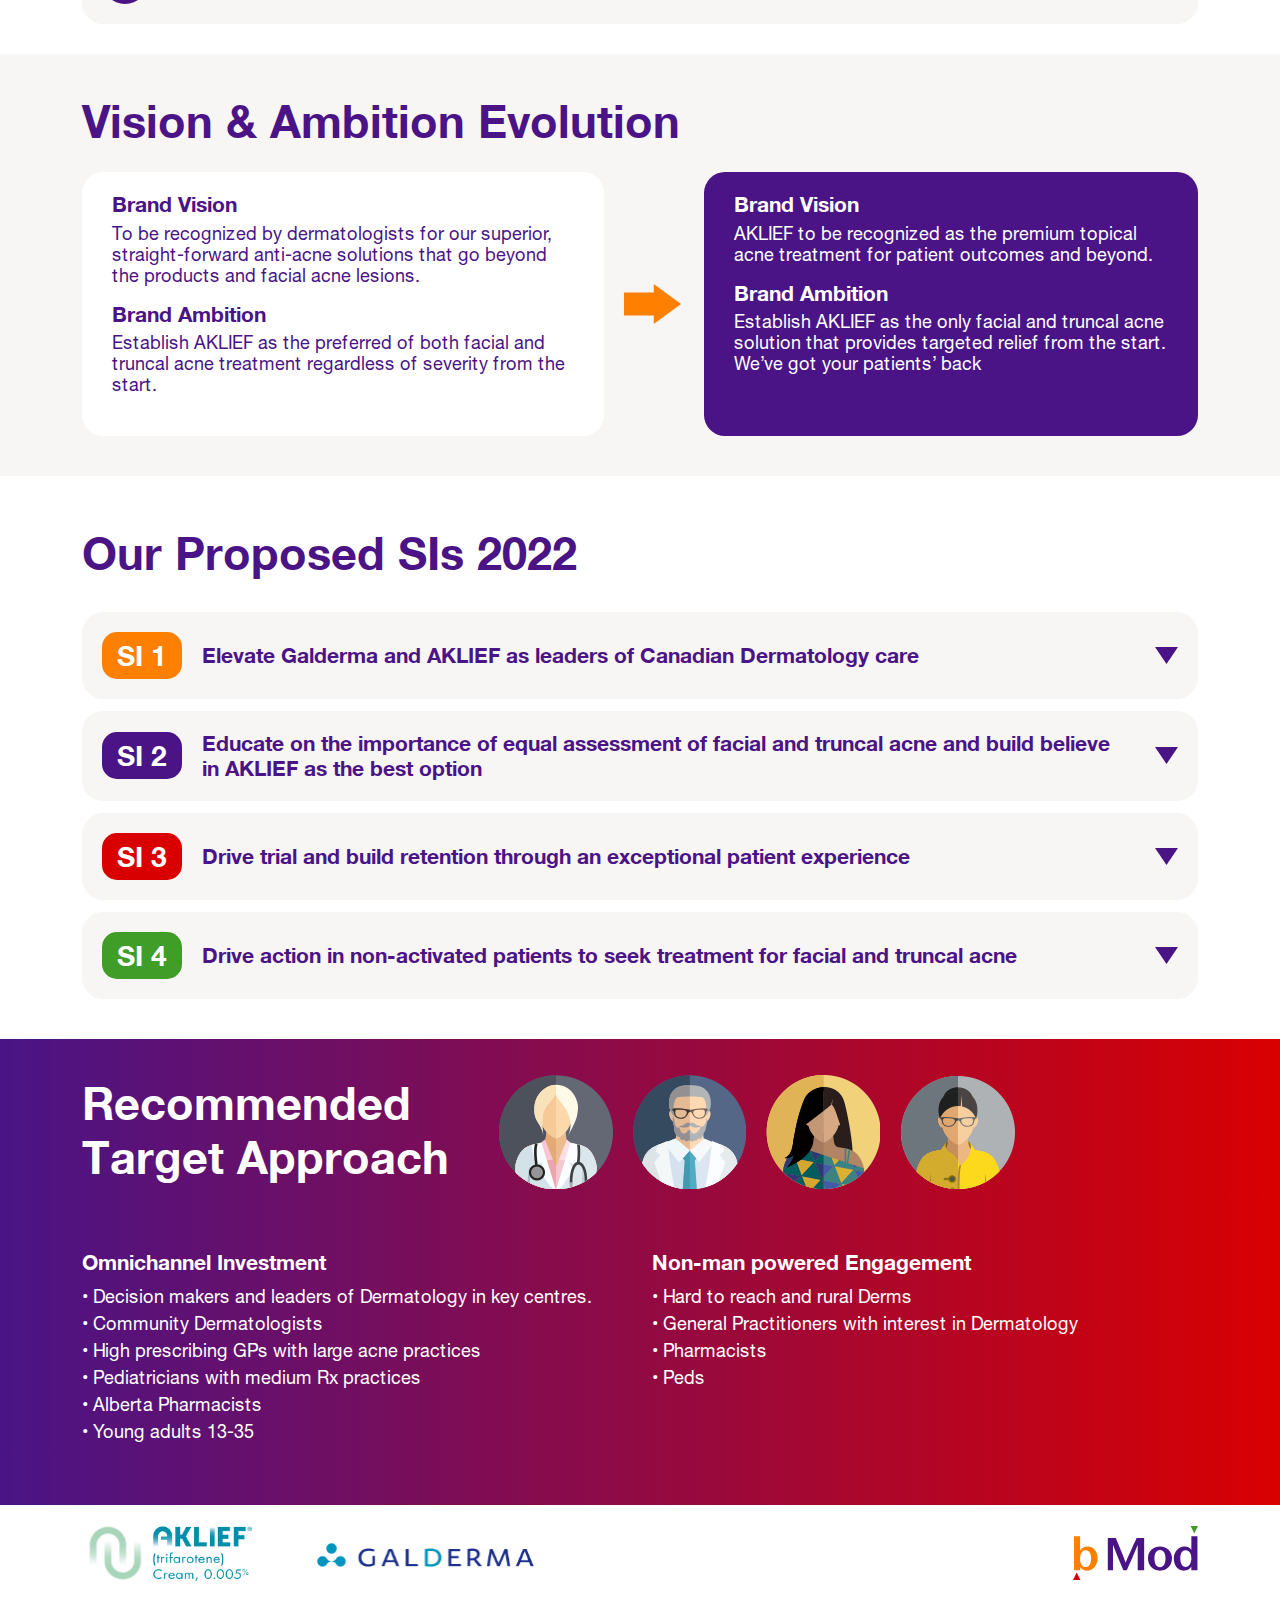
<file: strategy.html>
<!DOCTYPE html>
<html lang="en">

<head>
    <!-- Meta Tags -->
    <meta charset="UTF-8">
    <meta http-equiv="X-UA-Compatible" content="IE=edge">
    <meta name="viewport" content="width=device-width, initial-scale=1.0">
    <!-- Website Title -->
     <title>Galderma </title>

    <!-- Stylesheets -->
    <link rel="stylesheet" href="assets/css/bootstrap.min.css">
    <!-- <link rel="stylesheet" href="assets/css/magnific-popup.css"> -->
    <link rel="stylesheet" href="assets/css/style.css">
</head>

<body>

    <!-- start Header section -->
    <header class="page-header">
        <div class="container">
            <img class="d-block d-md-none" src="assets/images/icons/menu.png" alt="">
            <a href="index.html" class="logo">
                <img src="assets/images/logo.svg" alt="">
            </a>
        </div>

        <!-- Mobile Menu -->
        <div class="mobile-fullheight-navbar">
            <button type="button">
                &times;
            </button>
            <div class="menu__content"> 
                <nav>
                    <ul>
                        <li class="active"><a class="radius-button" href="strategy.html">
                                Our Strategy
                                <img src="assets/images/icons/arrow-right.svg" alt="">
                            </a></li>
                        <li><a class="radius-button" href="high-impact-tactics.html">High-Impact Tactics
                                <img src="assets/images/icons/arrow-right.svg" alt="">
                            </a></li>
                        <li><a class="radius-button" href="our-dtc.html">Our DTC
                                <img src="assets/images/icons/arrow-right.svg" alt="">
                            </a></li>
                        
                    </ul>
                </nav>
            </div>
        </div>
    </header>
    <!-- end Header section -->

    <!-- start Page Banner section -->
    <section id="page-banner" class="strategy-bg">
        <div class="container">
            <h2>
                Our <br>
                Strategy
            </h2>
            <div class="banner-links d-none d-md-block">
                <ul>
                    <li class="active"><a class="radius-button" href="strategy.html">
                            Our Strategy
                            <img src="assets/images/icons/arrow-right.svg" alt="">
                        </a></li>
                    <li><a class="radius-button" href="high-impact-tactics.html">High-Impact Tactics
                            <img src="assets/images/icons/arrow-right.svg" alt="">
                        </a></li>
                    <li><a class="radius-button" href="our-dtc.html">Our DTC
                            <img src="assets/images/icons/arrow-right.svg" alt="">
                        </a></li>
                    
                </ul>
            </div>
        </div>
    </section>
    <!-- end Page Banner section -->

    <!-- start Strategy Content section -->
    <section id="strategy-content">
        <div class="your-ask">
            <div class="container">
                <div class="row align-items-center text-center text-md-start">
                    <div class="col-md-3">
                        <img class="your__ask--img" src="assets/images/strategy/2.png" alt="">
                    </div>
                    <div class="col-md-9">
                        <div class="your__ask--content">
                            <h3 class="common-title">
                                Your Ask
                            </h3>
                            <p class="border-orange-bottom">
                                Create a strategy for AKLIEF to address the strategic imperatives for 2022, including
                                three high-level tactics focused on omnichannel execution with estimated costs.
                            </p>
                            <p class="pt-1">
                                Develop a NEW unbranded Acne awareness campaign for social media including media buy
                                recommendation. Call to action button would provide a link to a pre-existing acne site.
                            </p>
                            <p class="mb-0">
                                <a class="text-decoration-underline text-violet" href="#">www.dontletacnegetintheway.ca
                                </a>
                            </p>
                        </div>
                    </div>
                </div>
            </div>
        </div>
        <div class="our-insights">
            <div class="container">
                <h3 class="common-title mb-4 text-center text-md-start">Our insights</h3>
                <div class="accordion--items">
                    <div class="accordion--item">
                        <div class="accordion__title">
                            <div class="accordion__title__inner">
                                <h3 class="text-orange">
                                    <img class="me-2" src="assets/images/strategy/3.svg" alt="">
                                    Barriers
                                </h3>
                                <img src="assets/images/icons/triangle.png" alt="">
                            </div>
                        </div>
                        <div class="accordion__content">
                            <div class="accordion__content__inner">
                                <p>
                                    Galderma as a company has not matched its main competitor in digital optimization
                                    and HCPs felt the impact of COVID withdrawal (we have a year’s worth of ground to
                                    make-up). HCPs are ready to hear from us. 
                                    “We are back and ready to partner with you”
                                </p>
                                <p>
                                    AKLIEF is $$$ vs the competition and Bausch Health has maximized visibility of
                                    co-pay to push easy patient trial .
                                </p>
                                <p>
                                    Lack of knowledge around the ideal AKLIEF patient and differentiation leaves
                                    physicians unsure when and to whom to Rx.
                                </p>
                                <p>
                                    Acne sufferers have increased barriers in access to timely care. Acne is not at the
                                    top of dermatologists list of triage and
                                    wait times demotivate action.
                                </p>
                                <p>
                                    Young patients are overwhelmed with misinformation through social media/Tiktok and
                                    are trying to treat themselves.
                                </p>
                            </div>
                        </div>
                    </div>
                    <div class="accordion--item">
                        <div class="accordion__title">
                            <div class="accordion__title__inner">
                                <h3 class="text-orange">
                                    <img class="me-2" src="assets/images/strategy/4.svg" alt="">
                                    Opportunities
                                </h3>
                                <img src="assets/images/icons/triangle.png" alt="">
                            </div>
                        </div>
                        <div class="accordion__content">
                            <div class="accordion__content__inner">
                                <p>
                                    We are moving into a reset where the rules of hybrid are being established.  This is
                                    our chance to shine.
                                </p>
                                <p>
                                    Our target audience is a young, digitally engaged population with a proactive
                                    approach to self-care.
                                </p>

                                <p>
                                    Prioritized targets for HCP and hyper focusing on what matters most per segment.
                                </p>

                                <p>
                                    Precision messaging and creative is closer aligned to the trends and feedback we are
                                    hearing! We can leverage
                                    this and get more focused. (Opportunities with rep materials and patient material
                                    expansion).
                                </p>
                                <p>
                                    Opt-in is strategy will lead to an effective hybrid strategy.
                                </p>
                                <p>
                                    Reprioritization of messaging and repositioning of our offering based on what
                                    matters most
                                    to our targets will help AKLIEF achieve its full potential.
                                </p>
                            </div>
                        </div>
                    </div>
                </div>
            </div>
        </div>
        <div class="vision-ambition-evolution">
            <div class="container">
                <h3 class="text-center text-md-start common-title mb-4">
                    Vision & Ambition Evolution
                </h3>
            </div>
            <div class="container">
                <div class="vae-left">
                    <div>
                        <h4>
                            Brand Vision
                        </h4>
                        <p>
                            To be recognized by dermatologists for our superior, straight-forward anti-acne solutions
                            that go beyond the products and facial acne lesions.
                        </p>
                    </div>
                    <div>
                        <h4>
                            Brand Ambition
                        </h4>
                        <p>
                            Establish AKLIEF as the preferred of both facial and truncal acne treatment regardless of
                            severity from the start.
                        </p>
                    </div>
                </div>
                <div class="vae-middle">
                    <img src="assets/images/icons/right-arrow.svg" alt="">
                </div>
                <div class="vae-right">
                    <div>
                        <h4>
                            Brand Vision
                        </h4>
                        <p>
                            AKLIEF to be recognized as the premium topical acne treatment for patient outcomes and
                            beyond.
                        </p>
                    </div>
                    <div>
                        <h4>
                            Brand Ambition
                        </h4>
                        <p>
                            Establish AKLIEF as the only facial and truncal acne solution that provides targeted relief
                            from the start. We’ve got your patients’ back
                        </p>
                    </div>
                </div>
            </div>
        </div>
        <div class="our-proposed">
            <div class="container">
                <h3 class="common-title mb-4 pb-lg-2">
                    Our Proposed SIs 2022
                </h3>
                <div class="accordion--items">
                    <div class="accordion--item">
                        <div class="accordion__title">
                            <div class="accordion__title__inner">
                                <h3 class="text-orange">
                                    <span>
                                        SI 1
                                    </span>
                                    Elevate Galderma and AKLIEF as leaders of Canadian Dermatology care
                                </h3>
                                <img src="assets/images/icons/triangle.png" alt="">
                            </div>
                        </div>
                        <div class="accordion__content">
                            <div class="accordion__content__inner">
                                <ul>
                                    <li>• Increase investment in CDN Derms and Educational programs</li>
                                    <li>• Partner with CDN Derms to establish optimal Hybrid practices</li>
                                    <li>• Focus on elevating Galderma’s digital capabilities to engage a targeted
                                        audience</li>
                                </ul>
                            </div>
                        </div>
                    </div>
                    <div class="accordion--item">
                        <div class="accordion__title">
                            <div class="accordion__title__inner">
                                <h3 class="text-orange">
                                    <span>
                                        SI 2
                                    </span>
                                    Educate on the importance of equal assessment of facial and
                                    truncal acne and build believe in AKLIEF as the best option
                                </h3>
                                <img src="assets/images/icons/triangle.png" alt="">
                            </div>
                        </div>
                        <div class="accordion__content">
                            <div class="accordion__content__inner">
                                <ul>

                                    <li>• Hook Guidelines “ Gap” in truncal acne to educate on best assessment processes
                                        for optimal patient outcomes</li>
                                    <li>• Prioritized messaging and creative to align with key differentiators that
                                        matter most to physicians and patients</li>
                                    <li>• Utilize KOLs to reinforce best practices and advocate for AKLIEF use </li>
                                </ul>
                            </div>
                        </div>
                    </div>
                    <div class="accordion--item">
                        <div class="accordion__title">
                            <div class="accordion__title__inner">
                                <h3 class="text-orange">
                                    <span>
                                        SI 3
                                    </span>
                                    Drive trial and build retention through an exceptional patient experience
                                </h3>
                                <img src="assets/images/icons/triangle.png" alt="">
                            </div>
                        </div>
                        <div class="accordion__content">
                            <div class="accordion__content__inner">
                                <ul>
                                    <li>• Provide a clear and easy to identify patient profile to a select group of HCP
                                        Targets</li>
                                    <li>• Offer a seamless patient experience from Rx to Adherence </li>
                                    <li>• Build a network of AKLIEFERS and encourage peer to peer sharing and education
                                    </li>
                                </ul>
                            </div>
                        </div>
                    </div>
                    <div class="accordion--item">
                        <div class="accordion__title">
                            <div class="accordion__title__inner">
                                <h3 class="text-orange">
                                    <span>
                                        SI 4
                                    </span>
                                    Drive action in non-activated patients to seek treatment for facial and truncal acne
                                </h3>
                                <img src="assets/images/icons/triangle.png" alt="">
                            </div>
                        </div>
                        <div class="accordion__content">
                            <div class="accordion__content__inner">
                                <ul>
                                    <li>• Destigmatize truncal acne and self advocacy for optimal treatment </li>
                                    <li>• Utilize social channels to reach our targeted patient population and mobilize
                                        to take action</li>
                                    <li>• Optimize relevant and engaging content and platforms for optimal education and
                                        network building</li>
                                </ul>
                            </div>
                        </div>
                    </div>
                </div>
            </div>
        </div>
        <div class="recommended-target-approach">
            <div class="container">
                <div class="rta-top text-center text-xl-start d-xl-flex align-items-xl-center">
                    <h3 class="common-title text-white mb-4 pb-1 mb-xl-0">
                        Recommended <br>
                        Target Approach
                    </h3>
                    <div>
                        <a href="#">
                            <img src="assets/images/strategy/5.svg" alt="">
                        </a>
                        <a href="#">
                            <img src="assets/images/strategy/6.svg" alt="">
                        </a>
                        <a href="#">
                            <img src="assets/images/strategy/7.svg" alt="">
                        </a>
                        <a href="#">
                            <img src="assets/images/strategy/8.svg" alt="">
                        </a>
                    </div>
                </div>
                <div class="row rta-content text-white">
                    <div class="col-md-6">
                        <div>
                            <h4>
                                Omnichannel Investment
                            </h4>
                            <ul>
                                <li>• Decision makers and leaders of Dermatology in key centres.</li>
                                <li>• Community Dermatologists</li>
                                <li>• High prescribing GPs with large acne practices </li>
                                <li>• Pediatricians with medium Rx practices</li>
                                <li>• Alberta Pharmacists </li>
                                <li>• Young adults 13-35 </li>
                            </ul>
                        </div>
                    </div>
                    <div class="col-md-6 mt-4 mt-md-0">
                        <div>
                            <h4>
                                Non-man powered Engagement
                            </h4>
                            <ul>
                                <li>• Hard to reach and rural Derms </li>
                                <li>• General Practitioners with interest in Dermatology </li>
                                <li>• Pharmacists</li>
                                <li>• Peds</li>

                            </ul>
                        </div>
                    </div>
                </div>
            </div>
        </div>
    </section>
    <!-- end Strategy Content section -->

    <!-- start Footer section -->
    <footer>
        <div class="container d-md-flex align-items-center">
            <a href="#">
                <img src="assets/images/footer/1.svg" alt="">
            </a>
            <a class="ms-md-5 ps-lg-3" href="#">
                <img src="assets/images/footer/2.svg" alt="">
            </a>
            <a class="ms-auto" href="#">
                <img src="assets/images/footer/3.svg" alt="">
            </a>
        </div>
    </footer>
    <!-- end Footer section -->



    <script src="assets/js/jquery.min.js"></script>
    <script src="assets/js/bootstrap.bundle.min.js"></script>
    <script src="assets/js/jquery.magnific-popup.min.js"></script>

    <script src="assets/js/index.js"></script>

    <script>
    </script>
</body>

</html>
</file>
<file: assets/css/style.css>
@font-face {
  font-family: 'HelveticaNeue';
  src: url("../fonts/HelveticaNeueBold.woff2") format("woff2"), url("../fonts/HelveticaNeueBold.woff") format("woff");
  font-weight: bold;
  font-style: normal;
  font-display: swap;
}

@font-face {
  font-family: 'HelveticaNeue';
  src: url("../fonts/HelveticaNeue.woff2") format("woff2"), url("../fonts/HelveticaNeue.woff") format("woff");
  font-weight: 400;
  font-style: normal;
  font-display: swap;
}

body {
  font-family: 'HelveticaNeue';
  font-weight: 400;
  font-size: 18px;
}

a {
  display: inline-block;
  text-decoration: none;
}

img {
  max-width: 100%;
}

ul {
  list-style: none;
  padding: 0;
  margin: 0;
}

input:focus {
  outline: none;
}

button {
  border: 0;
}

.accordion--items {
  margin-left: auto;
  margin-right: auto;
}

.accordion--item {
  background-color: #f8f5f5;
  margin-bottom: 12px;
  border-radius: 21px;
  padding: 20px;
}

.accordion--item:last-child {
  margin-bottom: 0;
}

.accordion__title {
  cursor: pointer;
}

.accordion__title__inner {
  color: #fff;
  display: flex;
  justify-content: space-between;
  align-items: center;
}

.accordion__title__inner h3 {
  font-size: 30px;
  font-weight: 700;
  margin-bottom: 0;
}

.accordion__title__inner > img {
  font-size: 25px;
  font-weight: 700;
  transition-duration: 0.5s;
}

.accordion--item.active .accordion__title__inner > img {
  transform: rotate(180deg);
}

.accordion__content {
  height: 0px;
  overflow: hidden;
  transition-duration: 0.6s;
  padding-left: 63px;
  padding-right: 20px;
}

.accordion__content__inner {
  padding: 12px 0 15px;
  padding-bottom: 0;
}

.accordion__content__inner p {
  margin-bottom: 27.5px;
}

.accordion__content__inner p:first-child {
  margin-top: 10px;
}

.accordion__content__inner p:last-child {
  margin-bottom: 0;
  padding-bottom: 10px;
}

.accordion__content__inner ul {
  margin-top: 12px;
}

.mobile-fullheight-navbar {
  position: fixed;
  background: linear-gradient(to right top, #4a1486, #d90001);
  width: 100%;
  top: 0;
  padding: 50px 40px;
  transform: translateX(-100%);
  transition-duration: 0.5s;
  height: 100vh;
  overflow-y: auto;
}

.mobile-fullheight-navbar.active-navbar {
  transform: translateX(0);
}

.mobile-fullheight-navbar > button:first-child {
  position: absolute;
  border: 0;
  background-color: transparent;
  top: 10px;
  left: 15px;
  color: #fff;
  font-size: 50px;
  cursor: pointer;
}

.mobile-fullheight-navbar .menu__content {
  padding-top: 50px;
}

.mobile-fullheight-navbar .menu__content nav ul li.active a {
  background-color: #4a1486;
}

.mobile-fullheight-navbar .radius-button {
  width: 100%;
  margin: 5px 0;
  display: flex;
  justify-content: space-between;
  color: #fff;
}

.radius-button {
  background-color: #ff8001;
  text-transform: uppercase;
  border-radius: 20px;
  padding: 7px 22px;
  font-weight: 700;
  transition-duration: .3s;
}

.radius-button.active, .radius-button:hover {
  background-color: #4a1486;
}

.text-green {
  color: #00d09b !important;
}

.text-orange {
  color: #ff8001 !important;
}

.bg-violet {
  background-color: #4a1486 !important;
}

.text-violet {
  color: #4a1486 !important;
}

h3.common-title {
  font-size: 45px;
  font-weight: 700;
  color: #4a1486;
}

.owl-carousel .owl-nav {
  position: absolute;
  top: 50%;
  transform: translateY(-50%);
  width: calc(100% + 50px);
  display: flex;
  justify-content: space-between;
  margin-left: -27px;
}

.owl-carousel .owl-dots {
  position: absolute;
  text-align: center;
  width: 100%;
  line-height: 0;
  padding: 10px 0;
}

.owl-carousel .owl-dots .owl-dot {
  width: 23px;
  height: 23px;
  background-color: #cbcbcb;
  border-radius: 50%;
  margin: 0 5px;
}

.owl-carousel .owl-dots .owl-dot.active {
  background-color: #00d09b;
}

.ahs-sliders.owl-carousel .owl-dots {
  padding: 12px 0;
}

.ahs-sliders.owl-carousel .owl-dots .owl-dot {
  background-color: #fff;
}

.ahs-sliders.owl-carousel .owl-dots .owl-dot.active {
  background-color: #00d09b;
}

header {
  position: absolute;
  width: 100%;
  height: 150px;
  z-index: 1;
}

header .container {
  height: 100%;
  display: flex;
  align-items: center;
  justify-content: center;
}

header.page-header .container {
  justify-content: start;
  position: relative;
}

header.page-header .container > img {
  position: absolute;
  top: 20px;
  right: 0.75rem;
  cursor: pointer;
}

#landing-banner {
  background: url("../images/gate-banner.jpg") no-repeat scroll center center/100% 100%;
  min-height: 110vh;
  position: relative;
  padding-top: 180px;
  overflow-x: hidden;
}

#landing-banner.home-landing {
  background: linear-gradient(to right, #4a1486, #d90001);
}

#landing-banner .container {
  padding-left: 280px;
}

#landing-banner * {
  color: #fff;
}

#landing-banner #enter-password {
  height: 60px;
  color: #000;
  padding: 10px;
  width: 300px;
}

#landing-banner.home-landing {
  padding-bottom: 120px;
}

#landing-banner.home-landing h2 {
  font-size: 100px;
  line-height: 100px;
}

#landing-banner.home-landing h2 + p {
  font-size: 55px;
  line-height: 60px;
}

#landing-banner.home-landing .radius-button {
  max-width: 290px;
  display: flex;
  justify-content: space-between;
  margin: 12.5px 0;
}

#page-banner {
  background: linear-gradient(to right, #4a1486, #d90001);
  padding-top: 135px;
}

#page-banner.strategy-bg {
  background: url("../images/strategy/banner-bg.jpg") no-repeat scroll center center/cover;
}

#page-banner.hit-bg {
  background: url("../images/high-impact-tactics/hit-bg.jpg") no-repeat scroll center center/cover;
}

#page-banner.dtc-bg {
  background: url("../images/our-dtc/dtc-bg.jpg") no-repeat scroll center center/cover;
}

#page-banner.dtc-bg .banner-links {
  margin-top: 180px;
}

#page-banner.media-bg {
  background: url("../images/media/media-bg.jpg") no-repeat scroll center center/cover;
}

#page-banner.media-bg .banner-links {
  margin-top: 180px;
}

#page-banner .container {
  min-height: 400px;
}

#page-banner h2 {
  font-size: 100px;
  line-height: 100px;
  font-weight: 700;
  color: #fff;
}

#page-banner .banner-links {
  margin-top: 85px;
}

#page-banner .banner-links ul {
  display: flex;
}

#page-banner .banner-links ul li {
  margin-right: 10px;
}

#page-banner .banner-links ul li a.radius-button {
  color: #fff;
  min-width: 220px;
  display: flex;
  justify-content: space-between;
  padding-left: 15px;
  padding-right: 15px;
}

#page-banner .banner-links ul li a.radius-button img {
  margin-left: 50px;
}

#page-banner .banner-links ul li:hover a.radius-button, #page-banner .banner-links ul li.active a.radius-button {
  background-color: #4a1486;
}

#strategy-content p {
  color: #4a1486;
  line-height: 21px;
}

#strategy-content .your-ask {
  padding-top: 40px;
  padding-bottom: 40px;
  background-color: #f8f5f5;
}

#strategy-content .your-ask p.border-orange-bottom {
  position: relative;
  padding-bottom: 17px;
}

#strategy-content .your-ask p.border-orange-bottom::after {
  position: absolute;
  width: 120px;
  height: 4px;
  background-color: #ff8001;
  content: ' ';
  left: 0;
  bottom: 0;
}

#strategy-content .our-insights {
  padding-top: 35px;
  padding-bottom: 30px;
}

#strategy-content .vision-ambition-evolution {
  padding: 40px 0;
  background-color: #f8f5f5;
}

#strategy-content .vision-ambition-evolution .container:last-child {
  display: flex;
  justify-content: space-between;
}

#strategy-content .vision-ambition-evolution h4 {
  font-size: 21px;
  font-weight: 700;
  margin-bottom: 5px;
}

#strategy-content .vision-ambition-evolution .vae-left {
  color: #4a1486;
  padding: 20px 30px 25px;
  border-radius: 21px;
  background-color: #fff;
  height: 100%;
}

#strategy-content .vision-ambition-evolution .vae-middle {
  flex: 0 0 60px;
  margin-left: 20px;
  margin-right: 20px;
  align-self: center;
}

#strategy-content .vision-ambition-evolution .vae-right {
  background-color: #4a1486;
  color: #fff;
  padding: 20px 30px 25px;
  border-radius: 21px;
}

#strategy-content .vision-ambition-evolution .vae-right p {
  color: #fff;
}

#strategy-content .our-proposed {
  padding-top: 50px;
  padding-bottom: 40px;
}

#strategy-content .our-proposed .accordion__title__inner h3 {
  font-size: 21px;
  font-weight: 700;
  color: #4a1486 !important;
  display: flex;
  align-items: center;
  padding-right: 40px;
}

#strategy-content .our-proposed .accordion__title__inner h3 span {
  display: inline-block;
  flex: 0 0 80px;
  height: 47px;
  font-size: 28px;
  color: #fff;
  font-weight: 700;
  border-radius: 15px;
  text-align: center;
  line-height: 47px;
  margin-right: 20px;
}

#strategy-content .our-proposed .accordion__content {
  padding-left: 100px;
}

#strategy-content .our-proposed .accordion__content ul li {
  line-height: 1.3;
  color: #4a1486;
  margin: 10px 0;
}

#strategy-content .our-proposed .accordion--item:nth-child(1) .accordion__title__inner h3 span {
  background-color: #ff8001;
}

#strategy-content .our-proposed .accordion--item:nth-child(2) .accordion__title__inner h3 span {
  background-color: #4a1486;
}

#strategy-content .our-proposed .accordion--item:nth-child(3) .accordion__title__inner h3 span {
  background-color: #d90001;
}

#strategy-content .our-proposed .accordion--item:nth-child(4) .accordion__title__inner h3 span {
  background-color: #409d27;
}

#strategy-content .recommended-target-approach {
  background: linear-gradient(to right, #4a1486, #d90001);
  padding-top: 35px;
  padding-bottom: 60px;
}

#strategy-content .recommended-target-approach .rta-top {
  margin-bottom: 60px;
}

#strategy-content .recommended-target-approach .rta-top h3 {
  margin-right: 50px;
}

#strategy-content .recommended-target-approach .rta-top > div a {
  margin-right: 15px;
}

#strategy-content .recommended-target-approach .rta-content h4 {
  font-size: 21px;
  font-weight: 700;
}

#hit-content .last-image {
  max-width: 900px;
  display: block;
  margin-left: auto;
  margin-right: auto;
}

#hit-content .aklievers-app {
  padding-top: 50px;
  padding-bottom: 80px;
}

#hit-content .aklievers-app .aklievers-app-left h4 {
  color: #00d09b;
  font-size: 21px;
  font-weight: 700;
}

#hit-content .aklievers-app .aklievers-app-left p {
  line-height: 21px;
  color: #4a1486;
  margin-bottom: 13px;
}

#hit-content .aklievers-app .aklievers-app-sliders {
  margin-left: auto;
  margin-right: auto;
  max-width: 350px;
}

#hit-content .aklief-hylander-series {
  background: linear-gradient(to right, #a77aca, #614386);
  padding-bottom: 70px;
}

#hit-content .aklief-hylander-series .container > h4 {
  font-size: 30px;
  font-weight: 700;
  color: #fff;
}

#hit-content .aklief-hylander-series .container > h4 span:nth-of-type(1) {
  color: #00d09b;
}

#hit-content .aklief-hylander-series .container > h4 span:nth-of-type(2) {
  color: #4a1486;
}

#hit-content .aklief-hylander-series .container > h4 span:nth-of-type(3) {
  color: #d567e0;
}

#hit-content .aklief-hylander-series .ahs-sliders .ahs-slider-item > h4 {
  font-size: 21px;
  font-weight: 700;
  color: #fff;
  flex: 0 0 354px;
}

#hit-content .aklief-hylander-series .ahs-sliders .ahs-slider-item > h4 span {
  color: #00d09b;
}

#hit-content .aklief-hylander-series .ahs-sliders .ahs-slider-item > img {
  flex: 0 0 550px;
  max-width: 550px;
  box-shadow: 2px 3px 15px 1px rgba(0, 0, 0, 0.3);
  margin-bottom: 17px;
}

#hit-content .aklief-hylander-series .ahs-sliders.owl-carousel .owl-nav {
  width: 100%;
  margin-left: 0;
}

#hit-content .practice-assessment {
  background: #f8f5f5;
  padding-top: 70px;
  padding-bottom: 60px;
}

#hit-content .practice-assessment .pa-content h5 {
  font-size: 21px;
  font-weight: 700;
  margin-bottom: 0;
}

#hit-content .practice-assessment .pa-content p {
  margin-bottom: 10px;
  line-height: 1.12;
}

#hit-content .practice-assessment .pa-image {
  margin-left: -35px;
}

#our-dtc-content .right-campaign {
  background-color: #f8f5f5;
}

#our-dtc-content .right-campaign .rc-item {
  background-color: #fff;
  position: relative;
  padding-top: 20px;
  padding-left: 75px;
  padding-right: 20px;
  padding-bottom: 20px;
  border-radius: 21px;
  max-width: 515px;
  margin-left: auto;
  margin-right: auto;
}

#our-dtc-content .right-campaign .rc-item > img {
  position: absolute;
  left: 0;
  top: 0;
  transform: translate(-50%, -35%);
}

#our-dtc-content .right-campaign .rc-item .where-items {
  justify-content: space-between;
}

#our-dtc-content .right-campaign .rc-item .where-items > a {
  text-align: center;
  color: #4a1486;
  flex: 1;
  font-size: 14px;
}

#our-dtc-content .right-campaign .rc-item .where-items > a span {
  margin-top: 12px;
  display: block;
}

#our-dtc-content .right-campaign .rc-item .where-items > a:nth-child(1) span {
  margin-top: 21px;
}

#our-dtc-content .right-campaign .rc-item .where-items > a:nth-child(3) img {
  transform: translateY(-11px);
}

#our-dtc-content .right-campaign .rc-item .where-items > a:nth-child(3) span {
  margin-top: 3px;
}

#our-dtc-content .right-campaign .rc-item .where-items > a:nth-child(4) img {
  margin-top: 20px;
}

#our-dtc-content .right-campaign .rc-item .where-items > a:nth-child(4) span {
  margin-top: 36px;
}

#our-dtc-content .right-campaign .rc-item p {
  line-height: 21px;
  margin-bottom: 10px;
}

#our-dtc-content .right-campaign .row [class*='col-']:first-child .rc-item .where-items > a:nth-child(1) img {
  margin-top: -11px;
}

#our-dtc-content .right-campaign .row [class*='col-']:first-child .rc-item .where-items > a:nth-child(1) span {
  margin-top: 23px;
}

#our-dtc-content .right-campaign .row [class*='col-']:first-child .rc-item .where-items > a:nth-child(2) img {
  transform: translateY(-11px);
}

#our-dtc-content .right-campaign .row [class*='col-']:first-child .rc-item .where-items > a:nth-child(2) span {
  margin-top: 3px;
}

#our-dtc-content .right-campaign .row [class*='col-']:first-child .rc-item .where-items > a:nth-child(3) img {
  transform: translateY(-11px);
}

#our-dtc-content .right-campaign .row [class*='col-']:first-child .rc-item .where-items > a:nth-child(3) span {
  margin-top: 3px;
}

#our-dtc-content .right-campaign .row [class*='col-']:first-child .rc-item p {
  line-height: 21px;
  margin-bottom: 10px;
}

#our-dtc-content .right-campaign .row [class*='col-']:last-child .rc-item {
  background-color: #fff;
  position: relative;
  padding-top: 20px;
  padding-left: 75px;
  padding-right: 20px;
  padding-bottom: 20px;
  border-radius: 21px;
}

#our-dtc-content .right-campaign .row [class*='col-']:last-child .rc-item > img {
  position: absolute;
  left: 0;
  top: 0;
  transform: translate(-50%, -35%);
}

#our-dtc-content .right-campaign .row [class*='col-']:last-child .rc-item .where-items > a:nth-child(1) img {
  margin-top: 30px;
}

#our-dtc-content .right-campaign .row [class*='col-']:last-child .rc-item .where-items > a:nth-child(1) span {
  margin-top: 13px;
}

#our-dtc-content .right-campaign .row [class*='col-']:last-child .rc-item .where-items > a:nth-child(2) img {
  transform: translateY(-11px);
}

#our-dtc-content .right-campaign .row [class*='col-']:last-child .rc-item .where-items > a:nth-child(2) span {
  margin-top: 3px;
}

#our-dtc-content .right-campaign .row [class*='col-']:last-child .rc-item .where-items > a:nth-child(3) img {
  transform: translateY(-11px);
}

#our-dtc-content .right-campaign .row [class*='col-']:last-child .rc-item .where-items > a:nth-child(3) span {
  margin-top: 3px;
}

#our-dtc-content .right-campaign .row [class*='col-']:last-child .rc-item p {
  line-height: 21px;
  margin-bottom: 10px;
}

#our-dtc-content .tiktok {
  background: url(../images/our-dtc/tiktok-bg.jpg) no-repeat scroll center center/cover;
  padding-top: 50px;
}

#our-dtc-content .tiktok h3.common-title {
  line-height: 45px;
  margin-bottom: 15px;
  margin-top: 75px;
}

#our-dtc-content .tiktok ul {
  margin-bottom: 65px;
}

#our-dtc-content .tiktok ul li:first-child {
  font-size: 21px;
  font-weight: 700;
}

#our-dtc-content .deal-with-influencers {
  min-height: 700px;
}

#our-dtc-content .dtc-slider-wrapper {
  background: url("../images/our-dtc/black-girl-bg.jpg") no-repeat scroll center center/cover;
  padding: 65px 0;
}

#our-dtc-content .dtc-slider-wrapper .dtc-slider-items {
  max-width: 540px;
}

#our-dtc-content .dtc-slider-wrapper .dtc-slider-items .dtc-slider-item {
  margin-left: auto;
  margin-right: auto;
}

#our-dtc-content .dtc-slider-wrapper .dtc-slider-items.owl-carousel .owl-nav {
  width: calc(100% + 70px);
  margin-left: -35px;
}

#our-dtc-content .dtc-slider-wrapper .dtc-slider-items.owl-carousel .owl-dots {
  margin-top: 5px;
  text-align: right;
}

#our-dtc-content .dtc-slider-wrapper .dtc-slider-items.owl-carousel .owl-dots .owl-dot {
  background: #fff;
}

#our-dtc-content .dtc-slider-wrapper .dtc-slider-items.owl-carousel .owl-dots .owl-dot.active {
  background: #EC008C;
}

#our-dtc-content .get-back {
  background: linear-gradient(to right, #119f9f, #0ceaea);
  padding-top: 80px;
  padding-bottom: 120px;
}

#our-dtc-content .get-back .container > h3 {
  font-size: 30px;
  font-weight: 700;
  letter-spacing: 1px;
  margin-right: 50px;
}

#our-dtc-content .get-back .container > h3 a {
  padding: 15px;
  padding-top: 5px;
  padding-bottom: 8px;
  background: #63e5e5;
}

#our-dtc-content .get-back .container > h4 {
  font-weight: 700;
  margin-top: 10px;
  margin-right: 50px;
}

#our-dtc-content .get-back h2 {
  font-size: 150px;
  font-weight: 700;
  color: #fff;
}

#our-dtc-content .get-back .gb-item {
  background: #fff;
  padding-left: 15px;
  padding-bottom: 20px;
  max-width: 335px;
  margin-left: auto;
  margin-right: auto;
}

#our-dtc-content .get-back .gb-item > img {
  transform: translate(-36px, -23px);
  width: calc(100% + 25px);
  max-width: calc(100% + 25px);
}

#our-dtc-content .get-back .gb-item > p {
  margin-top: -15px;
  line-height: 21px;
  padding-right: 15px;
}

#our-dtc-content .get-back .gb-item > a {
  font-weight: 700;
  color: #1b1464;
}

#our-dtc-content .the-destination {
  color: #4a1486;
  padding-top: 40px;
  padding-bottom: 120px;
  background: #f8f5f5;
}

#our-dtc-content .the-destination p {
  margin-top: 20px;
}

#our-dtc-content .the-destination p strong {
  font-size: 21px;
  margin-bottom: -5px;
  display: block;
}

#our-dtc-content .the-destination .tdr-image img {
  margin-left: -25px;
}

footer .container {
  height: 95px;
}

footer .container > a:first-child {
  max-width: 170px;
}

footer .container > a:nth-child(2) {
  max-width: 235px;
}

footer .container > a:nth-child(3) {
  max-width: 125px;
}

/* Responsive */
@media (min-width: 1200px) {
  .your__ask--content {
    margin-left: -30px;
  }
}

@media (min-width: 1400px) {
  .your__ask--content {
    margin-left: -50px;
  }
  .your__ask--img {
    transform: translateX(20px);
  }
}

@media (min-width: 1500px) {
  #landing-banner img.landing-img {
    height: auto;
    max-width: 800px;
    width: auto;
  }
}

@media (min-width: 2000px) {
  #landing-banner img.landing-img {
    max-width: 1000px;
  }
}

@media (max-width: 1399px) {
  #landing-banner {
    height: auto;
    min-height: 100vh;
    background: url(../images/gate-banner.jpg) no-repeat scroll center center/cover;
  }
  #landing-banner .landing-form {
    margin-right: 330px;
  }
  #landing-banner .container {
    padding-left: 0.75rem;
    display: flex;
    justify-content: center;
    align-items: center;
  }
  #hit-content .aklief-hylander-series .ahs-sliders .ahs-slider-item > h4 {
    flex: 0 0 269px;
  }
  #our-dtc-content .right-campaign .rc-item {
    max-width: 480px;
  }
  #our-dtc-content .get-back .container > h3 {
    margin-right: 20px;
  }
  #our-dtc-content .get-back .container > h4 {
    margin-right: 20px;
  }
}

@media (max-width: 1199.98px) {
  #our-dtc-content .dtc-slider-wrapper .ds-left .slider-bottom-icon img {
    max-width: 150px;
  }
  #landing-banner.home-landing {
    padding-bottom: 60px;
  }
  #landing-banner.home-landing h2 {
    font-size: 75px;
    line-height: 1.1;
  }
  #landing-banner.home-landing h2 + p {
    font-size: 40px;
    line-height: 1.12;
  }
  .page-header .container a.logo {
    max-width: 320px;
  }
  #strategy-content .recommended-target-approach {
    background: linear-gradient(to right, #4a1486, #d90001);
    padding-top: 35px;
    padding-bottom: 60px;
  }
  #strategy-content .recommended-target-approach .rta-top h3 {
    margin-right: 0;
  }
  #hit-content .aklief-hylander-series .ahs-sliders .ahs-slider-item > h4 {
    flex: 0 0 208px;
  }
  #hit-content .aklief-hylander-series .ahs-sliders .ahs-slider-item > img {
    flex: 0 0 480px;
    max-width: 480px;
  }
  #our-dtc-content .right-campaign .rc-item {
    max-width: 530px;
  }
  #our-dtc-content .right-campaign .row [class*='col-']:last-child .rc-item {
    margin-top: 100px;
  }
  #our-dtc-content .get-back .container > h3 {
    margin-right: 0px;
  }
  #our-dtc-content .get-back .container > h4 {
    margin-right: 0px;
  }
  #page-banner h2 {
    font-size: 70px;
    line-height: 1.15;
  }
  #page-banner .banner-links ul li a.radius-button {
    font-size: 15px;
    min-width: auto;
  }
}

@media (max-width: 991.98px) {
  #our-dtc-content .dtc-slider-wrapper {
    background: #90C58D;
    padding-bottom: 35px;
  }
  #our-dtc-content .dtc-slider-wrapper .ds-left > div {
    max-width: 540px;
    margin-left: auto;
    margin-right: auto;
  }
  #our-dtc-content .dtc-slider-wrapper .dtc-slider-items {
    margin-left: auto;
    margin-right: auto;
  }
  #page-banner {
    background: linear-gradient(to right top, #4a1486, #d90001) !important;
  }
  #landing-banner {
    background: linear-gradient(to top, #4a1486, #d90001);
  }
  #landing-banner .landing-form {
    margin-right: 0;
  }
  #our-dtc-content .the-destination {
    padding-bottom: 60px;
  }
  #our-dtc-content .the-destination .tdr-image img {
    margin-left: 0;
    margin-top: 30px;
  }
  header.page-header .container {
    justify-content: center;
  }
  #page-banner .container {
    text-align: center;
  }
  #page-banner .banner-links ul {
    justify-content: center;
  }
  #page-banner .banner-links ul li a.radius-button {
    font-size: 12px;
  }
  #page-banner .banner-links ul li a.radius-button img {
    margin-left: 20px;
    max-width: 15px;
  }
  h3.common-title {
    font-size: 38px;
  }
  #our-dtc-content .tiktok h3.common-title {
    margin-top: 5px;
  }
  #our-dtc-content .tiktok {
    background: #4a1486;
  }
  #our-dtc-content .tiktok .tiktok-img {
    max-width: 100px;
    margin-bottom: 12px;
  }
  #hit-content .aklief-hylander-series .ahs-sliders .ahs-slider-item {
    padding-left: 32px;
    padding-right: 32px;
  }
  #hit-content .aklief-hylander-series .ahs-sliders .ahs-slider-item > img {
    flex: 0 0 100%;
    max-width: 100%;
  }
  #hit-content .aklief-hylander-series .ahs-sliders .owl-nav {
    top: calc(50% + 50px);
  }
  #hit-content .practice-assessment .pa-image {
    margin-left: 0;
  }
  #our-dtc-content .get-back .gb-item {
    margin-top: 20px;
    margin-bottom: 20px;
  }
  #our-dtc-content .get-back {
    padding-bottom: 60px;
  }
  footer .container {
    height: 95px;
    padding-top: 20px;
    padding-bottom: 20px;
    height: auto;
  }
  footer .container > a {
    display: block;
    margin: 20px auto;
    text-align: center;
  }
  footer .container > a:first-child {
    max-width: 150px;
  }
  footer .container > a:nth-child(2) {
    max-width: 200px;
  }
  footer .container > a:nth-child(3) {
    max-width: 100px;
  }
}

@media (max-width: 767.98px) {
  #our-dtc-content .dtc-slider-wrapper .ds-left > div {
    max-width: 440px;
  }
  #landing-banner.home-landing h2 {
    font-size: 55px;
    line-height: 1.1;
  }
  #page-banner {
    background: linear-gradient(to right top, #4a1486, #d90001);
    padding-top: 125px;
  }
  #page-banner .container {
    min-height: 100%;
    padding-bottom: 35px;
  }
  .page-header .container a.logo {
    margin-top: 25px;
  }
  #page-banner h2 {
    font-size: 50px;
    line-height: 1.2;
  }
  h3.common-title {
    font-size: 35px;
  }
  .accordion__content {
    padding-left: 5px;
    padding-right: 5px;
  }
  #strategy-content p.border-orange-bottom::after {
    left: 50% !important;
    transform: translateX(-50%);
  }
  #strategy-content .vision-ambition-evolution {
    padding: 40px 0;
    background-color: #f8f5f5;
  }
  #strategy-content .vision-ambition-evolution .container:last-child {
    display: block;
    text-align: center;
  }
  #strategy-content .vision-ambition-evolution .vae-left {
    padding-left: 15px;
    padding-right: 15px;
  }
  #strategy-content .vision-ambition-evolution .vae-middle {
    transform: rotate(90deg);
    margin-top: 25px;
    margin-bottom: 25px;
  }
  #strategy-content .vision-ambition-evolution .vae-right {
    padding-left: 15px;
    padding-right: 15px;
  }
  #strategy-content .recommended-target-approach {
    background: linear-gradient(to top, #4a1486, #d90001);
    padding-bottom: 40px;
  }
  #strategy-content .recommended-target-approach .rta-top > div a {
    margin-right: 7px;
    max-width: 80px;
  }
  .owl-carousel .owl-dots .owl-dot {
    width: 16px;
    height: 16px;
    margin: 0 3.5px;
  }
  #hit-content .aklief-hylander-series .container > h4 {
    font-size: 20px;
    line-height: 1.18;
  }
  #our-dtc-content .right-campaign .rc-item {
    max-width: 430px;
    padding-left: 55px;
    padding-right: 15px;
  }
  #our-dtc-content .right-campaign .rc-item > img {
    width: 80px;
  }
  #our-dtc-content .tiktok ul {
    margin-bottom: 40px;
  }
}

@media (max-width: 575.98px) {
  #our-dtc-content .dtc-slider-wrapper .ds-left > div {
    max-width: 350px;
  }
  #landing-banner.home-landing {
    background: linear-gradient(to top, #4a1486, #d90001);
  }
  #landing-banner.home-landing .radius-button {
    margin-left: auto;
    margin-right: auto;
  }
  .our-proposed .accordion__title__inner h3 {
    font-size: 17px !important;
    padding-right: 10px !important;
    align-items: flex-start !important;
  }
  .our-proposed .accordion__title__inner h3 span {
    font-size: 20px !important;
    flex: 0 0 60px !important;
    height: 40px !important;
    line-height: 40px !important;
  }
  .our-proposed .accordion__title__inner > img {
    align-self: flex-start;
  }
  .our-proposed .accordion__content {
    padding-left: 78px !important;
  }
  #our-dtc-content .right-campaign .rc-item {
    max-width: 380px;
  }
}

@media (max-width: 479.98px) {
  #our-dtc-content .dtc-slider-wrapper .ds-left > div {
    max-width: 300px;
  }
  #our-dtc-content .dtc-slider-wrapper .ds-left .slider-bottom-icon img {
    max-width: 130px;
  }
  #landing-banner .landing-form {
    margin-top: 80px;
  }
  #landing-banner .landing-form button {
    display: block;
    margin-left: auto !important;
    margin-top: 15px;
  }
  #strategy-content .recommended-target-approach .rta-top {
    margin-bottom: 40px;
  }
  #strategy-content .recommended-target-approach .rta-top > div a {
    margin-right: 2px;
    max-width: 65px;
    margin-left: 2px;
  }
  #hit-content .aklievers-app .aklievers-app-sliders {
    max-width: 300px;
  }
  #our-dtc-content .right-campaign .rc-item {
    max-width: 270px;
    margin-right: -5px;
  }
  #our-dtc-content
.right-campaign
.row
[class*='col-']:first-child
.rc-item
.where-items {
    flex-wrap: wrap;
  }
  #our-dtc-content
.right-campaign
.row
[class*='col-']:first-child
.rc-item
.where-items
> a {
    flex: 0 0 50%;
  }
}

@media (max-width: 383.98px) {
  #our-dtc-content .dtc-slider-wrapper .ds-left > div {
    max-width: 240px;
  }
  #our-dtc-content .dtc-slider-wrapper .ds-left .slider-bottom-icon img {
    max-width: 90px;
    margin-top: -17px;
  }
  .accordion__title__inner h3 {
    font-size: 25px;
  }
  .accordion__title__inner h3 img {
    max-width: 35px;
  }
  .accordion__title__inner > img {
    max-width: 18px;
  }
  #hit-content .aklievers-app .aklievers-app-sliders {
    max-width: 250px;
  }
  #our-dtc-content .get-back .gb-item {
    max-width: 280px;
    transform: translateX(8px);
  }
}
/*# sourceMappingURL=style.css.map */
</file>
